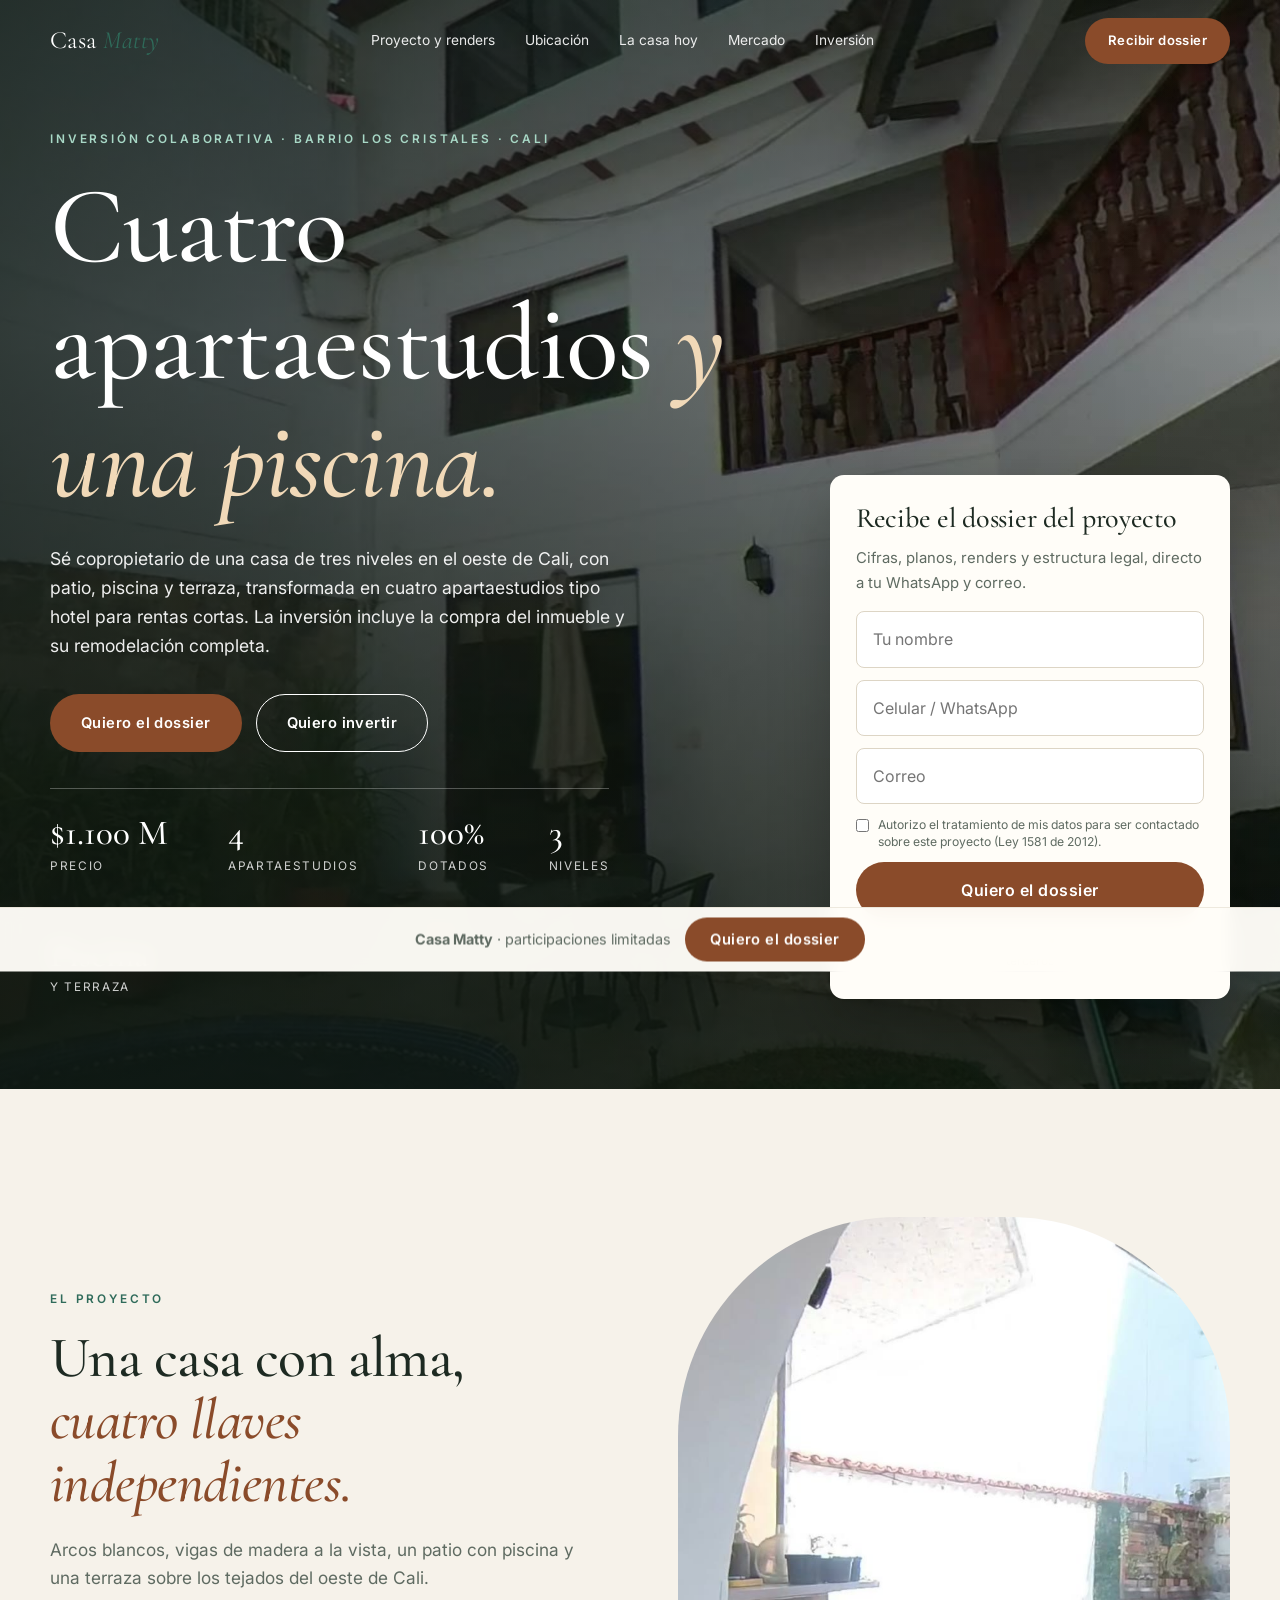
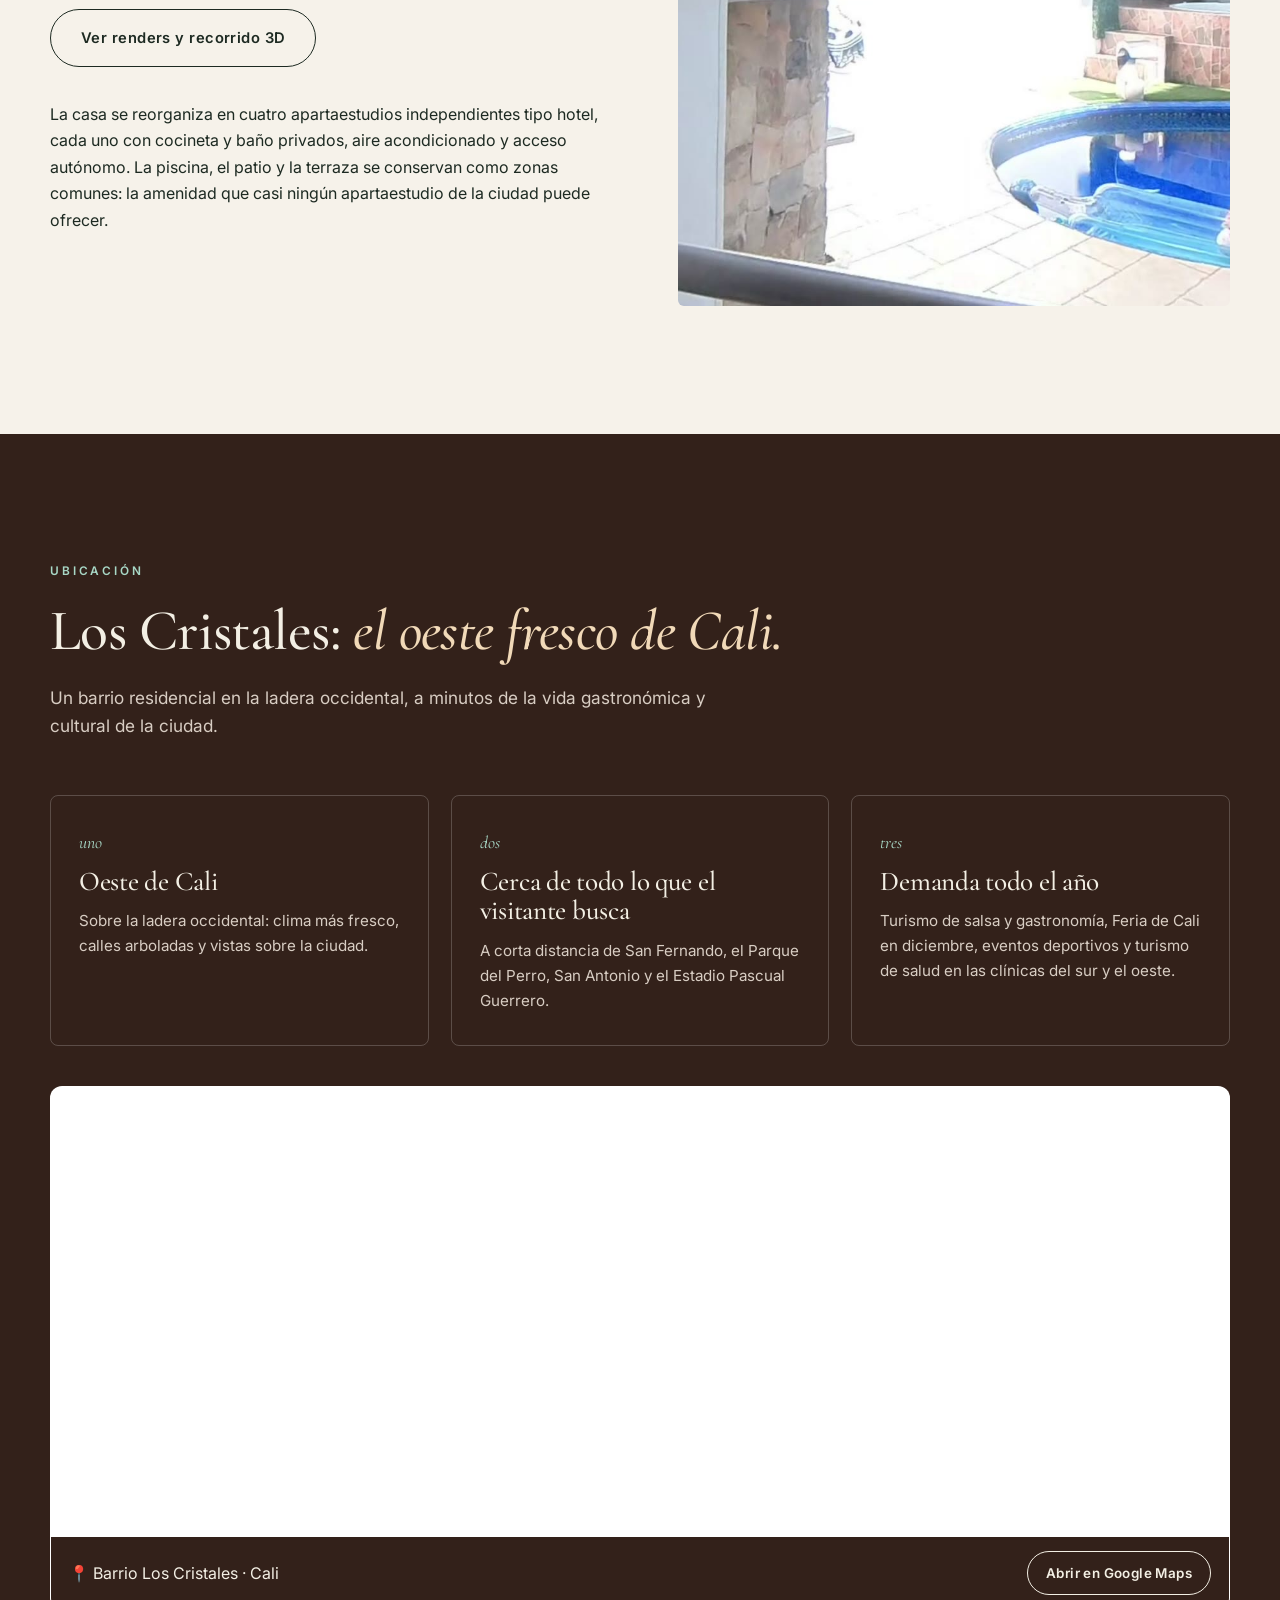
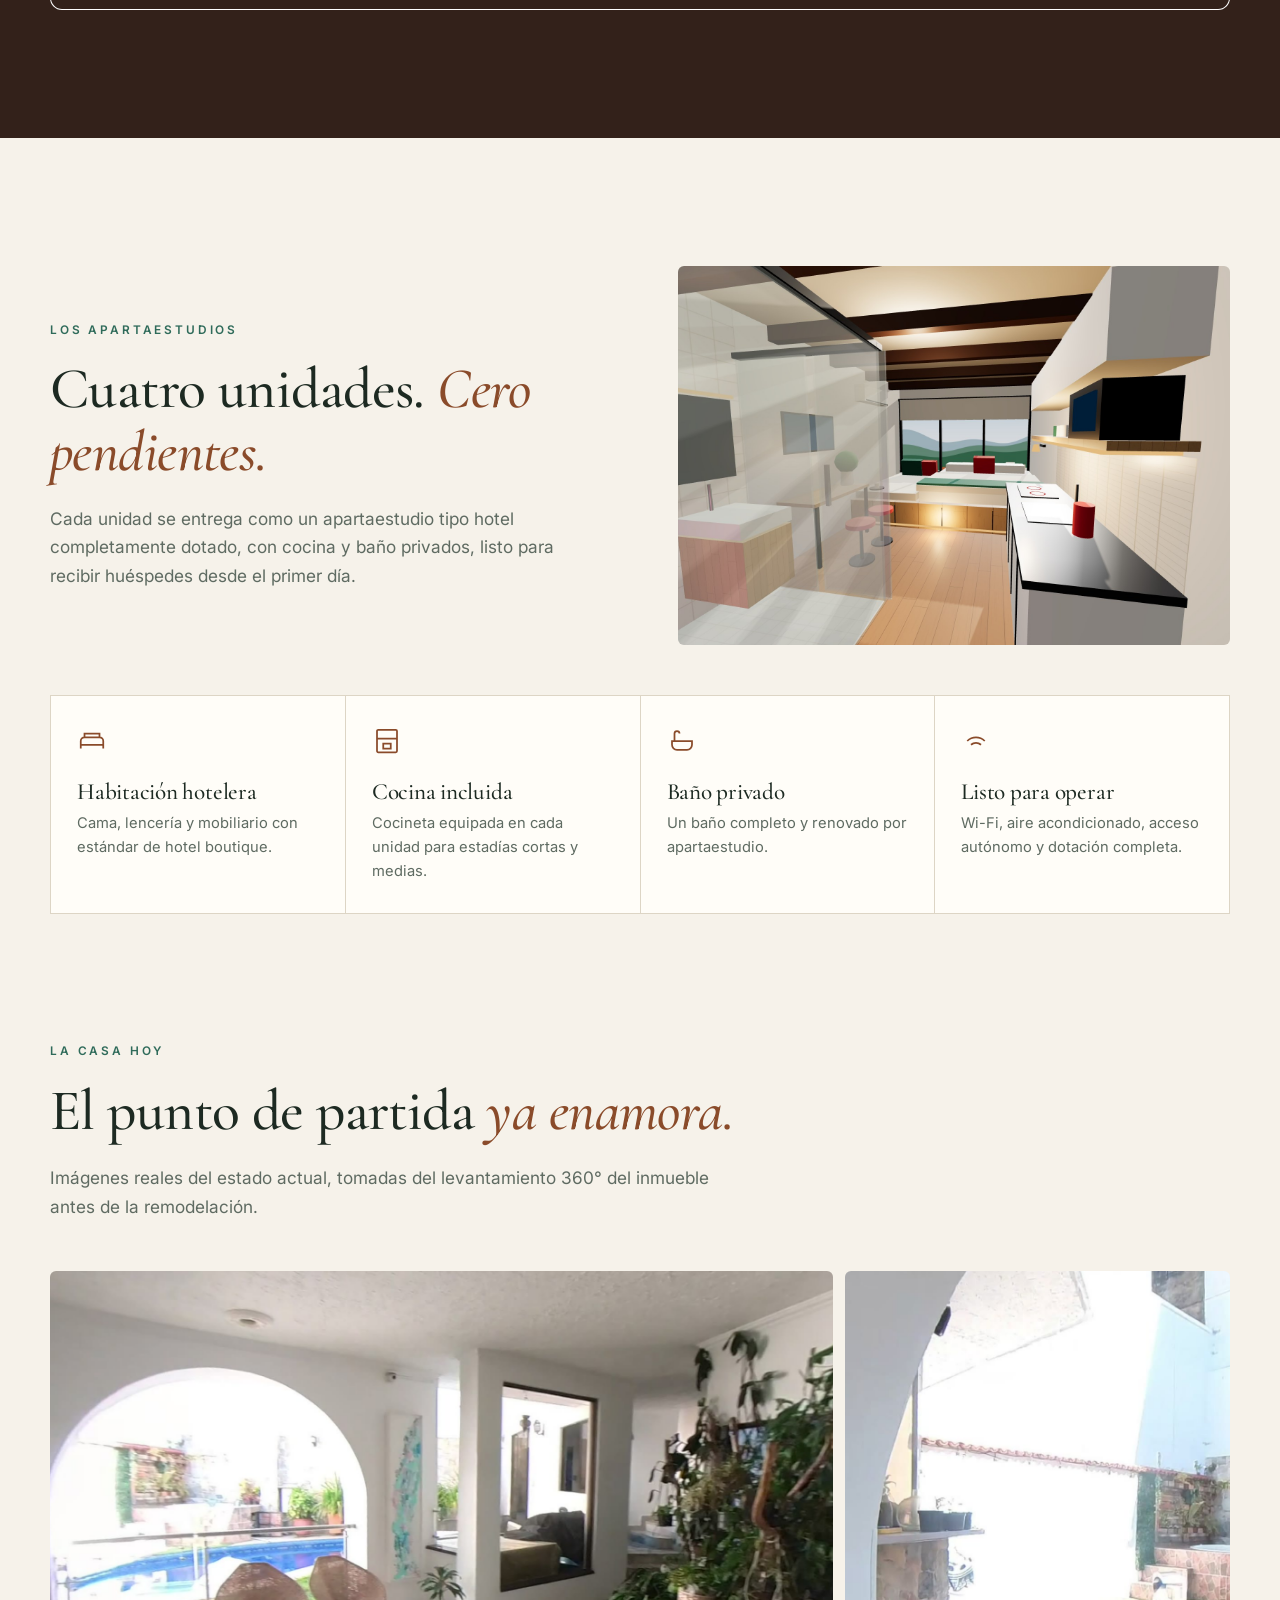
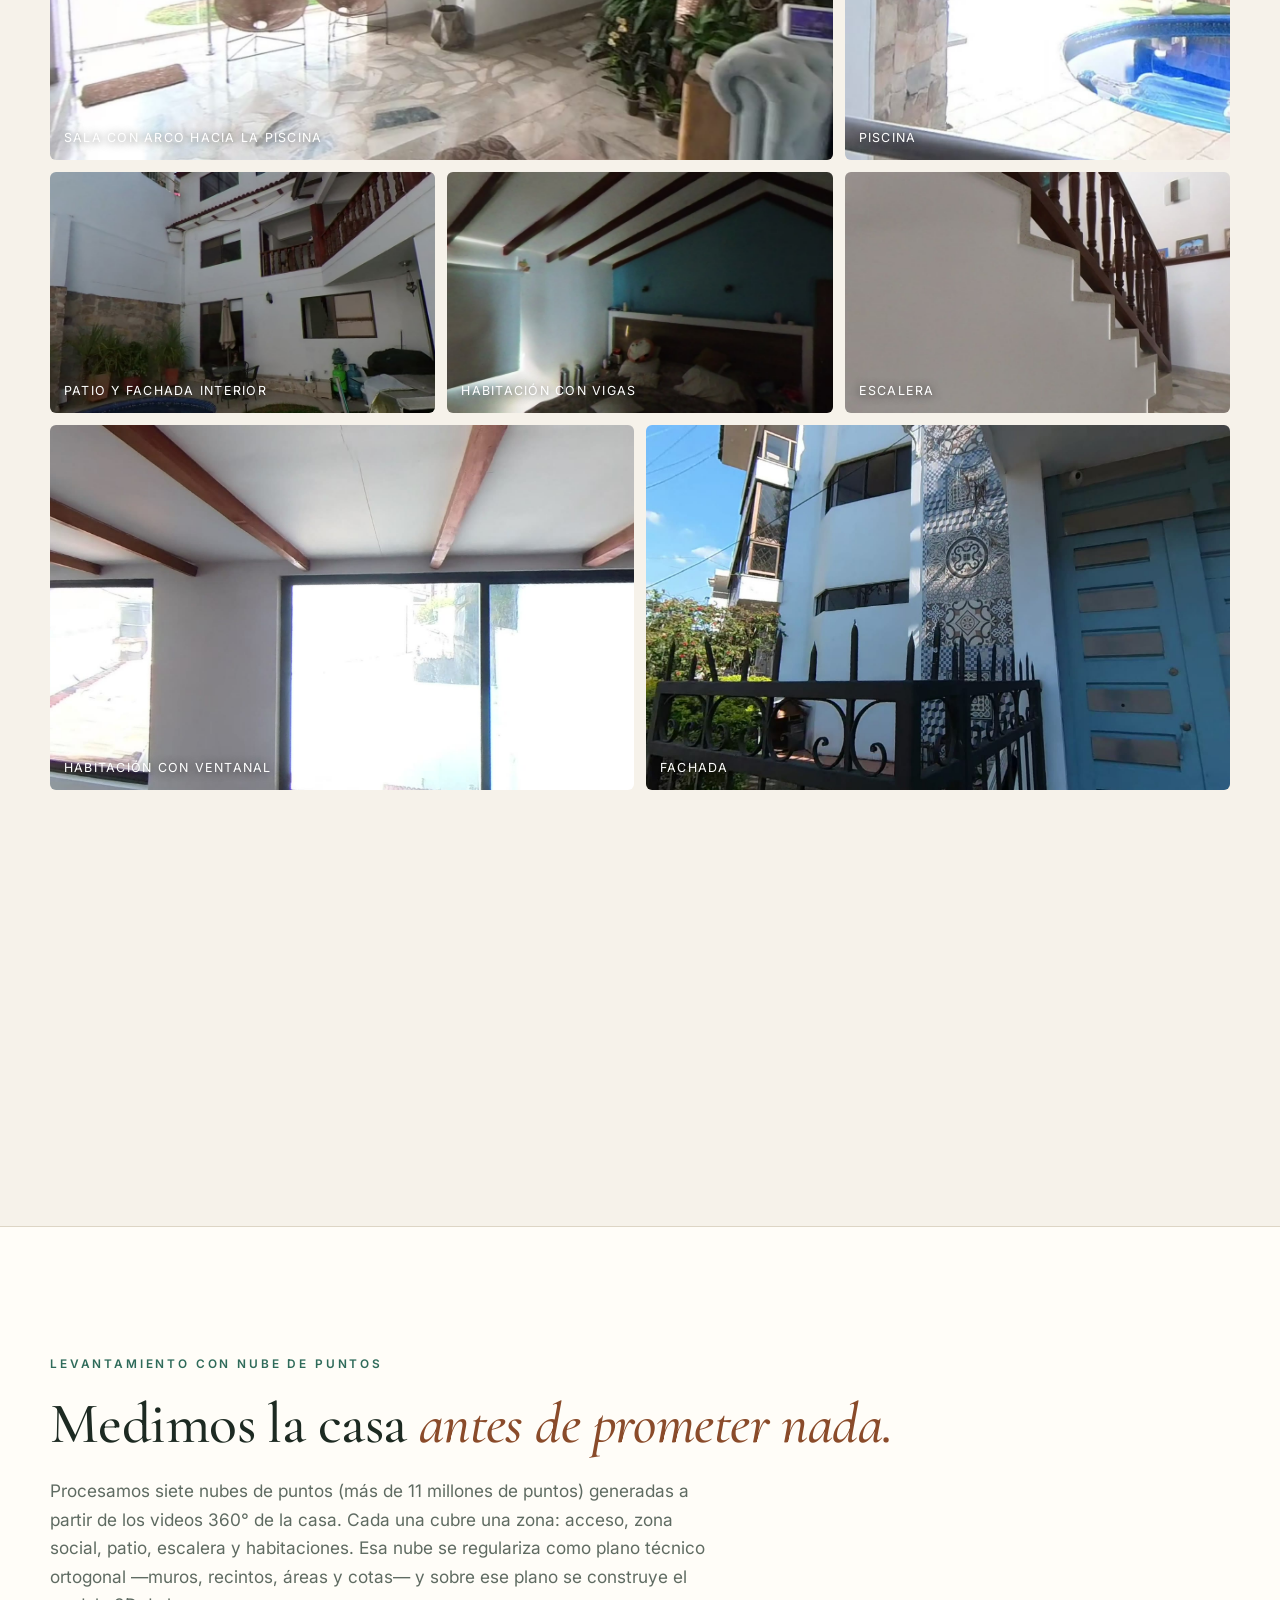
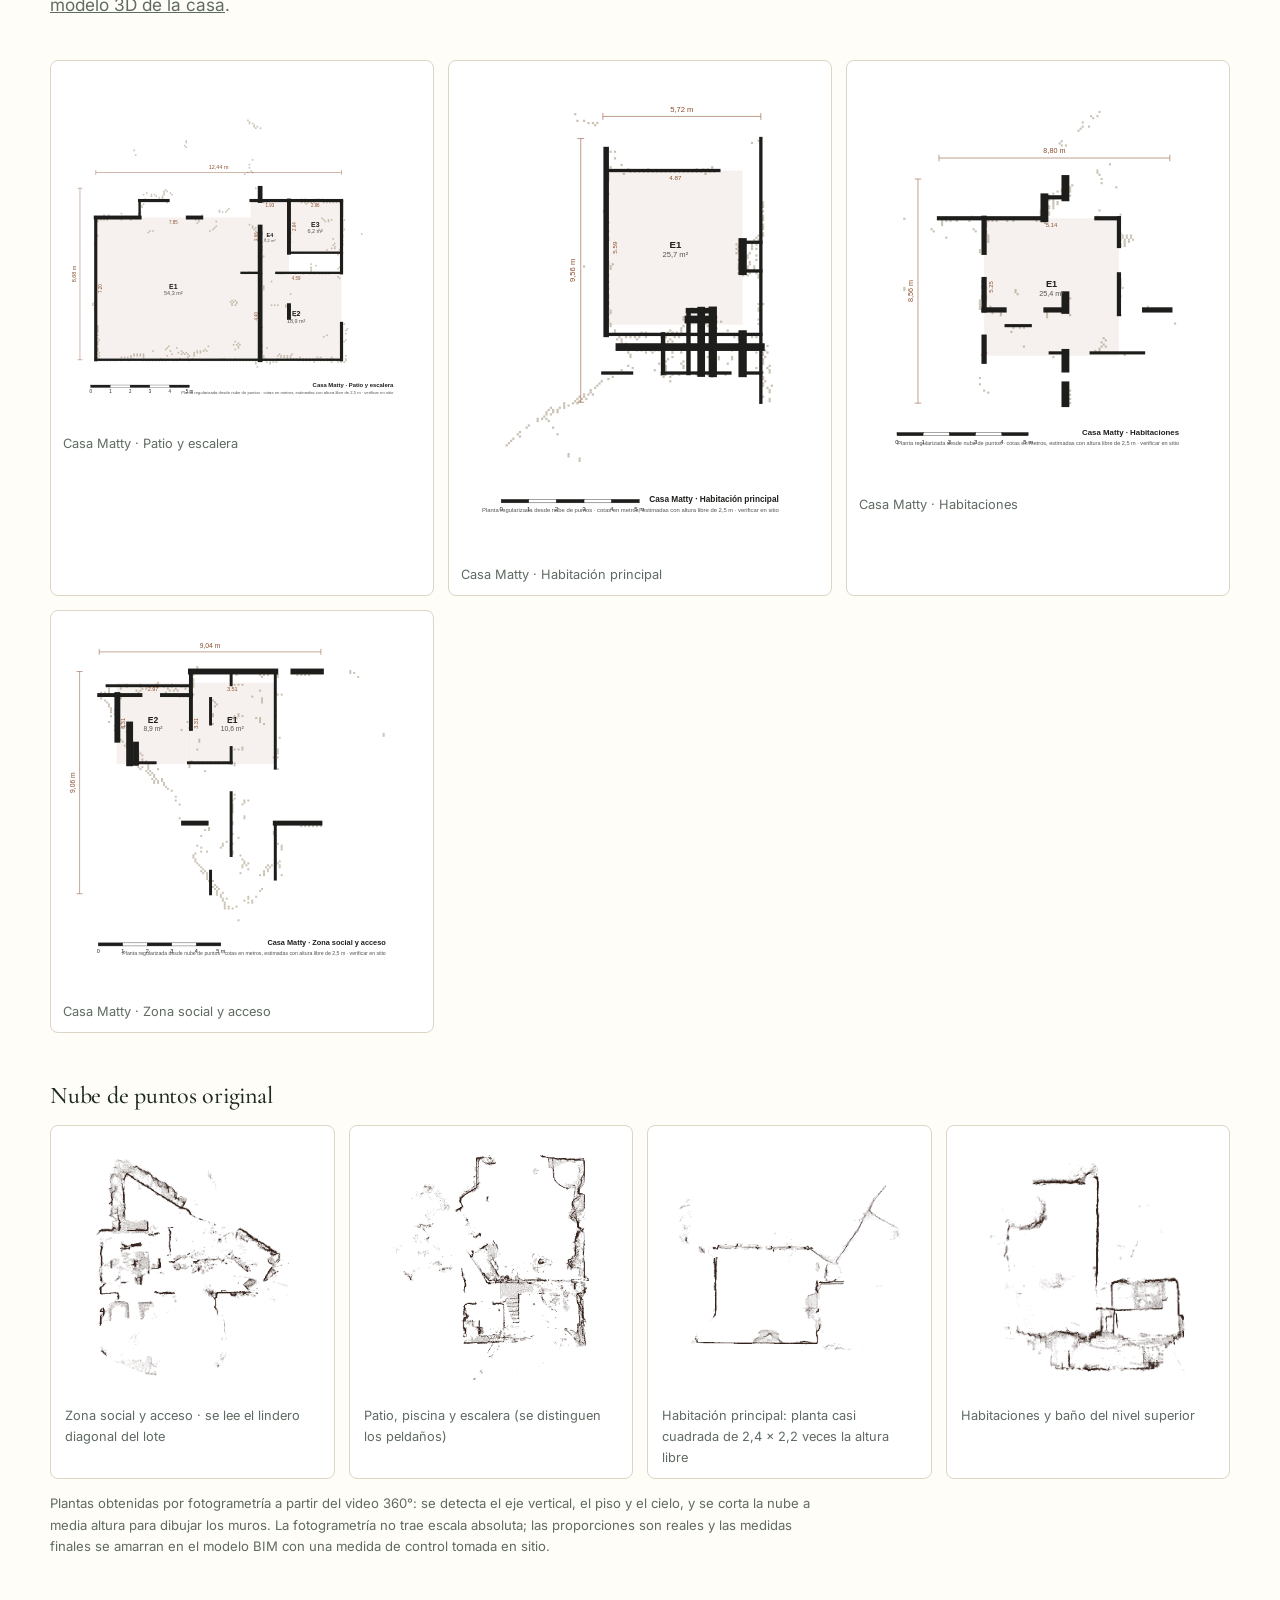
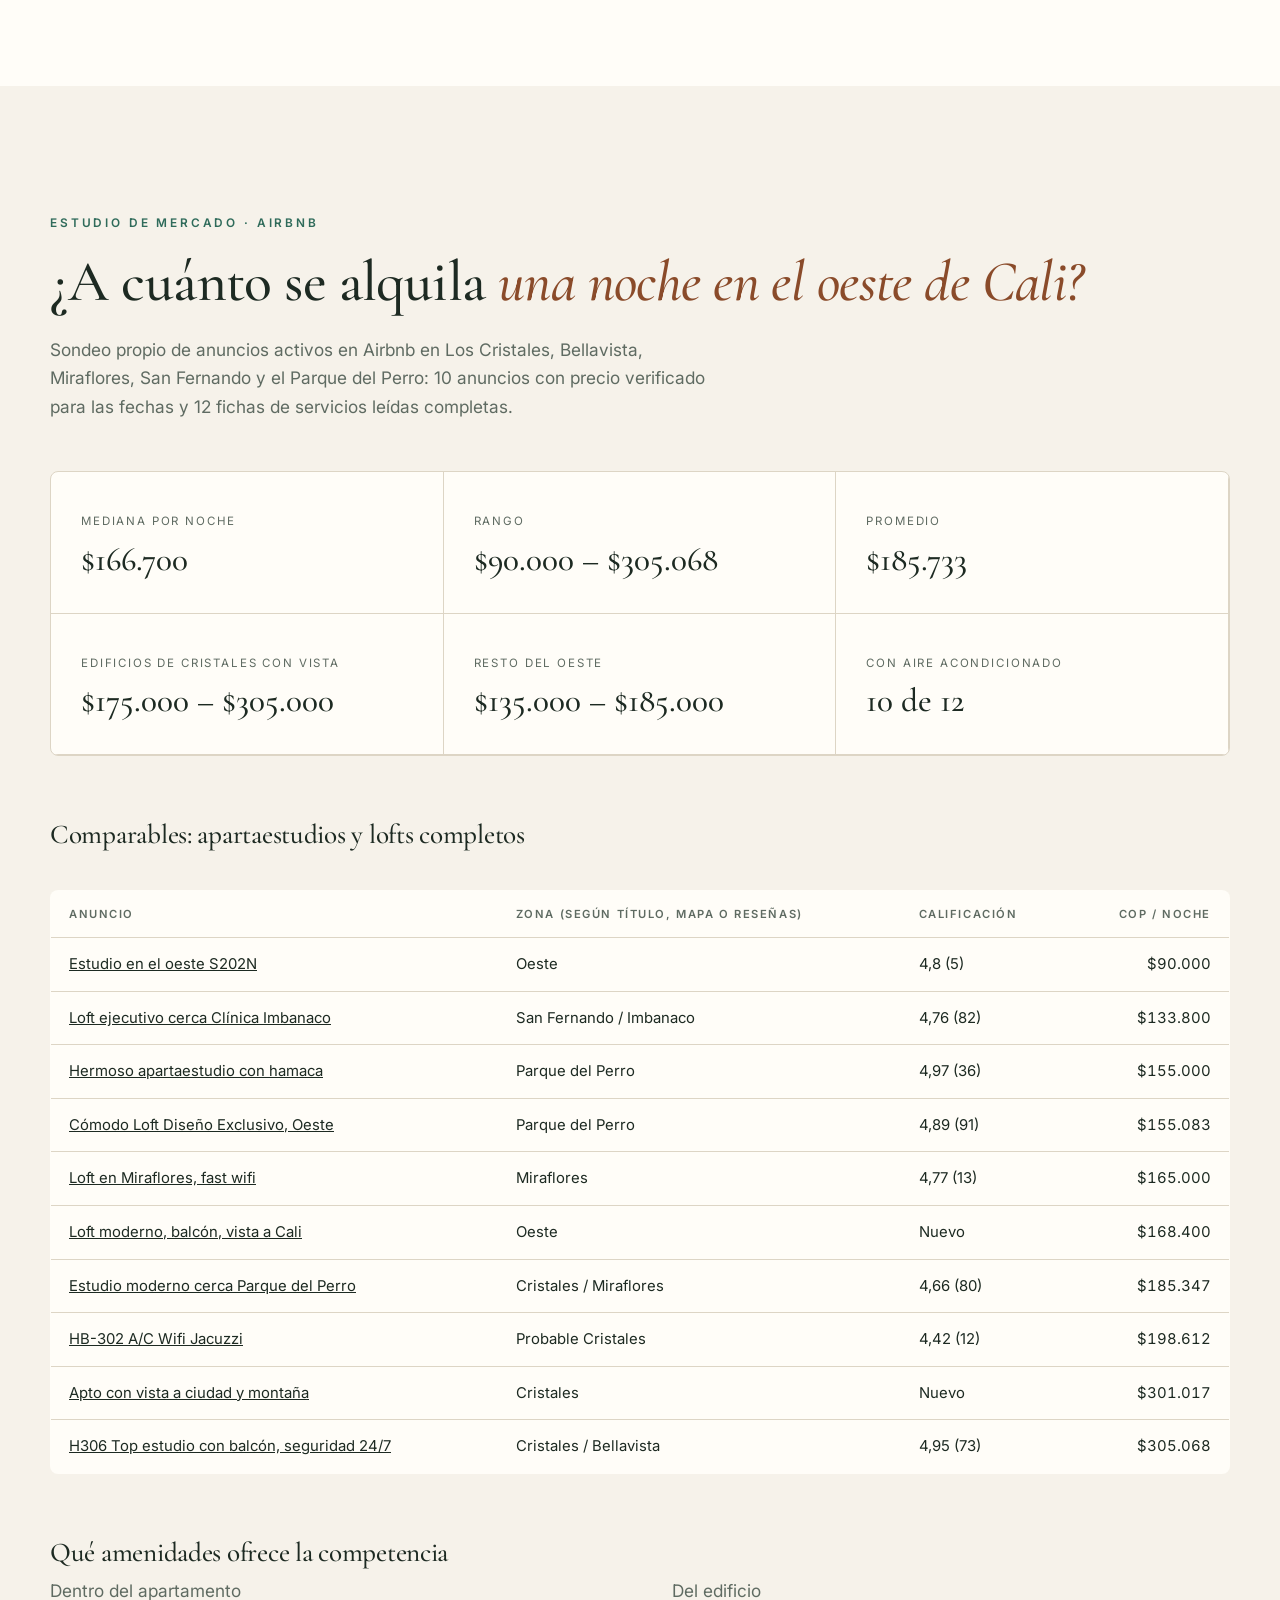
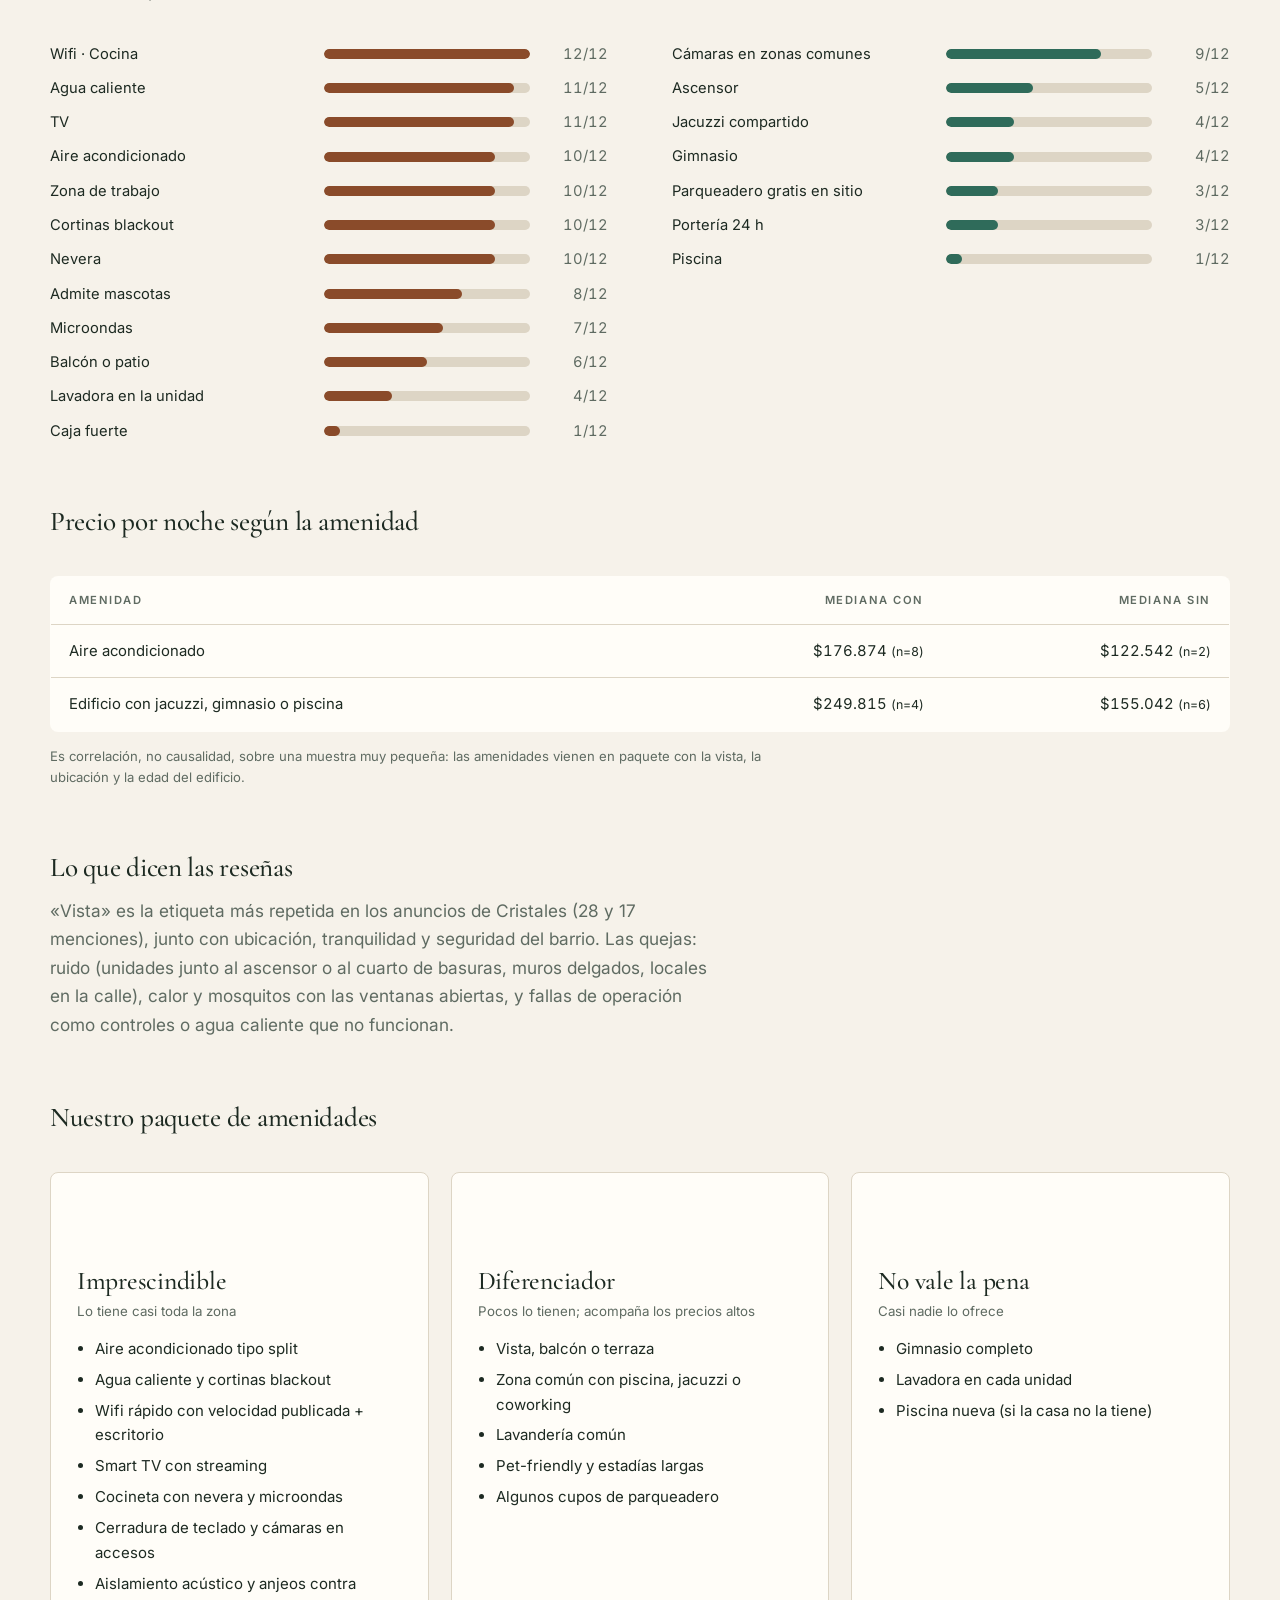
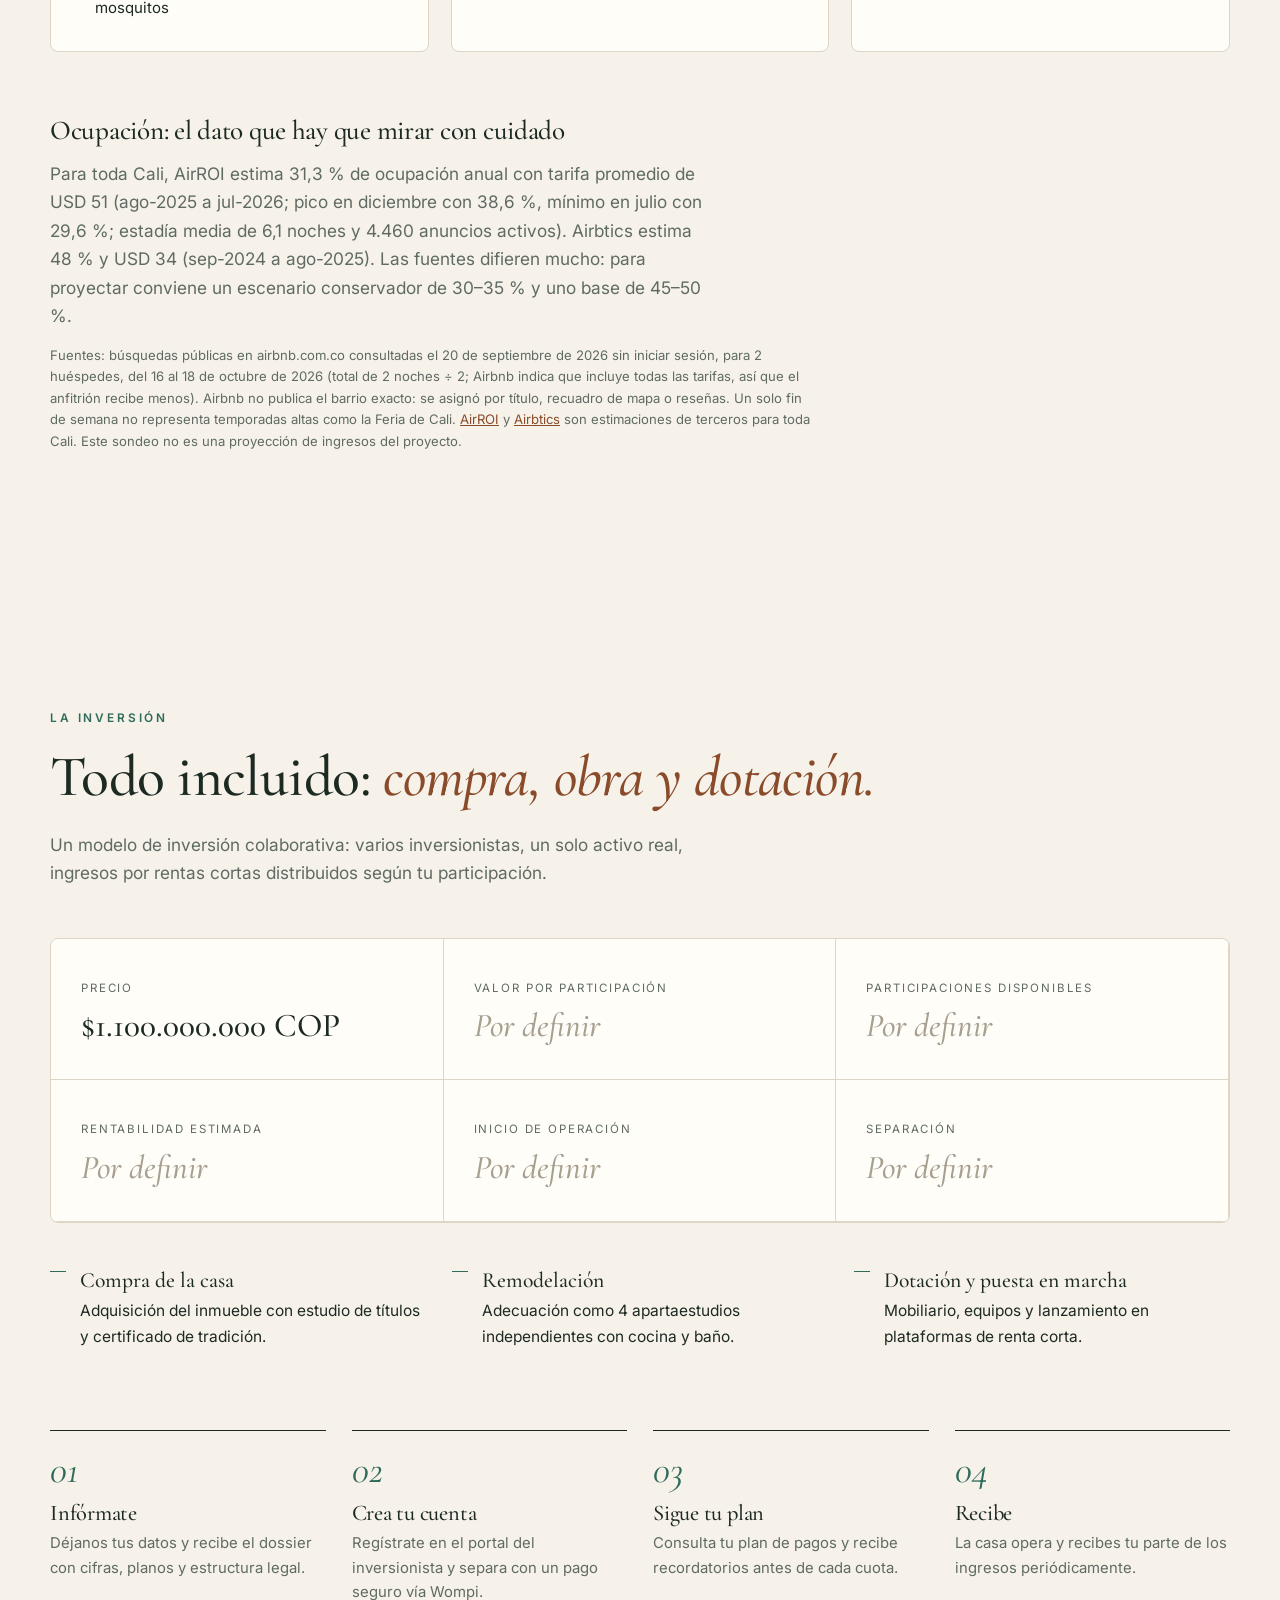
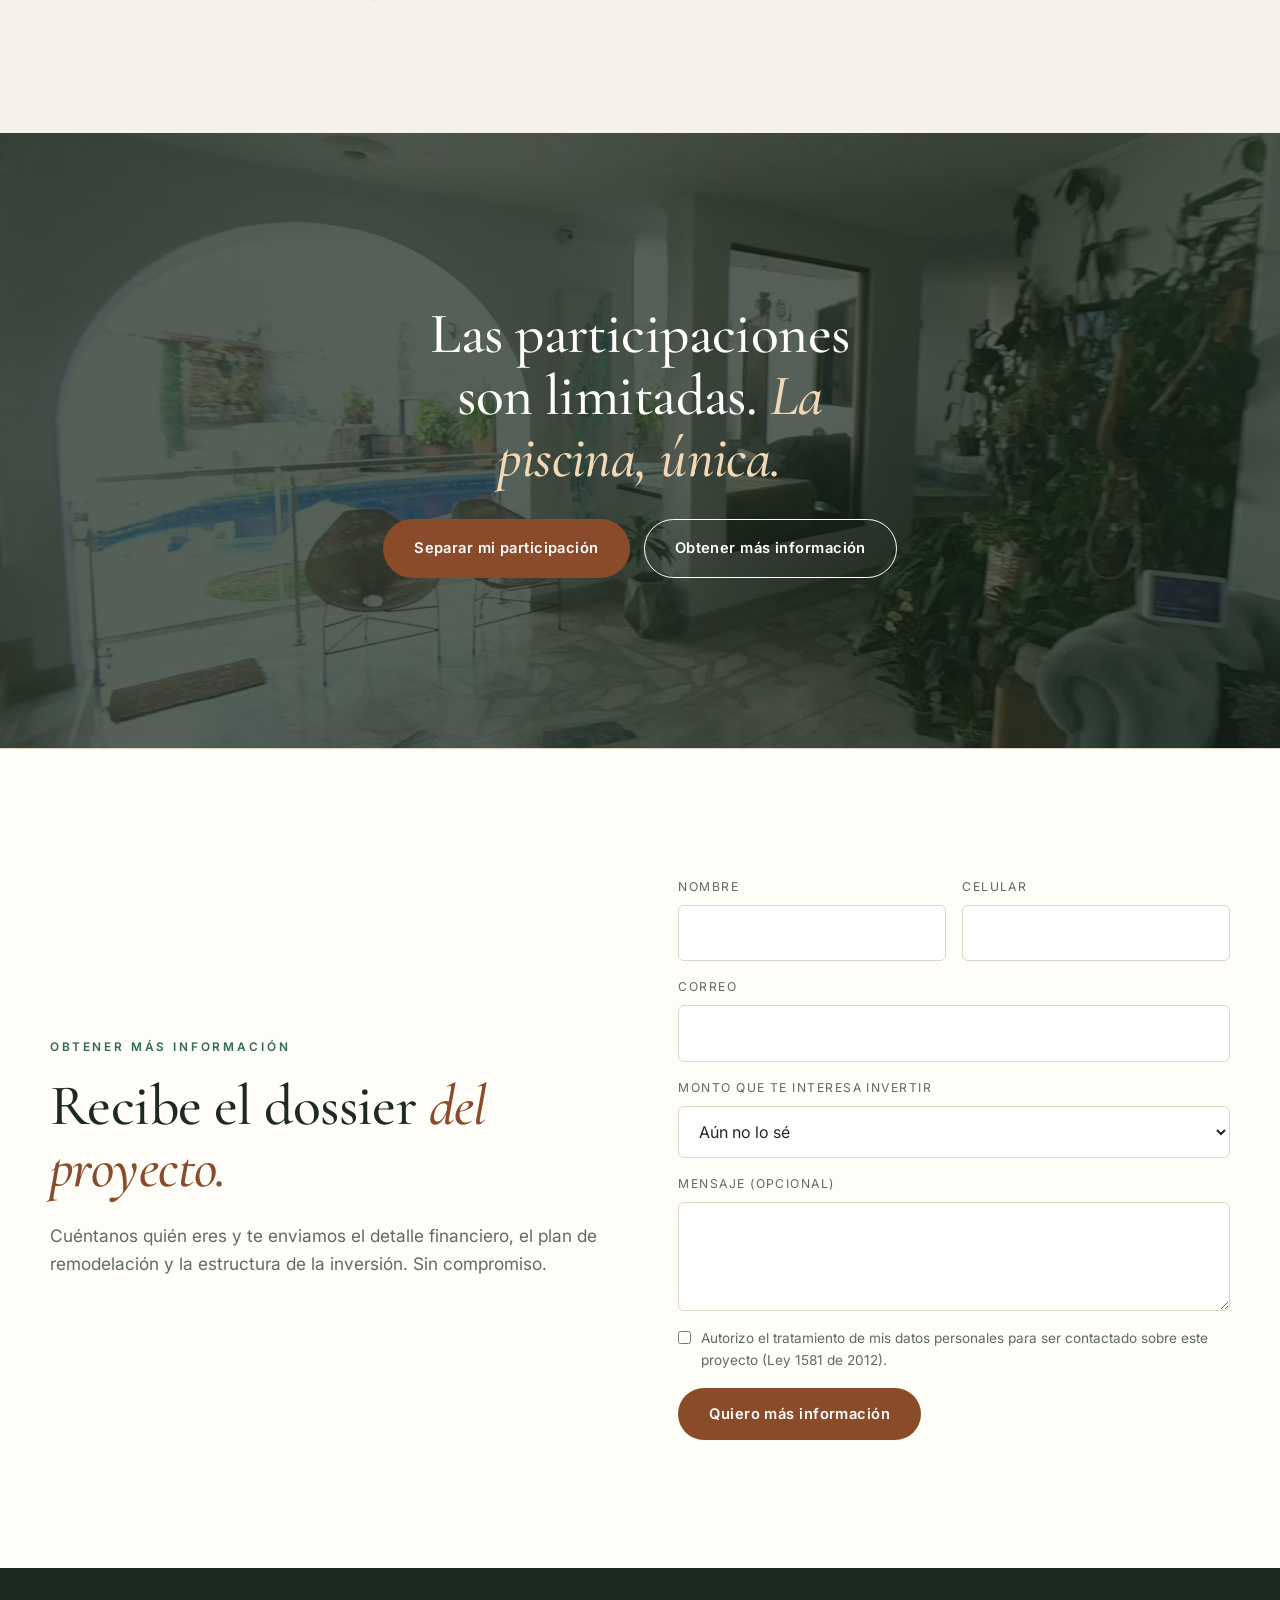
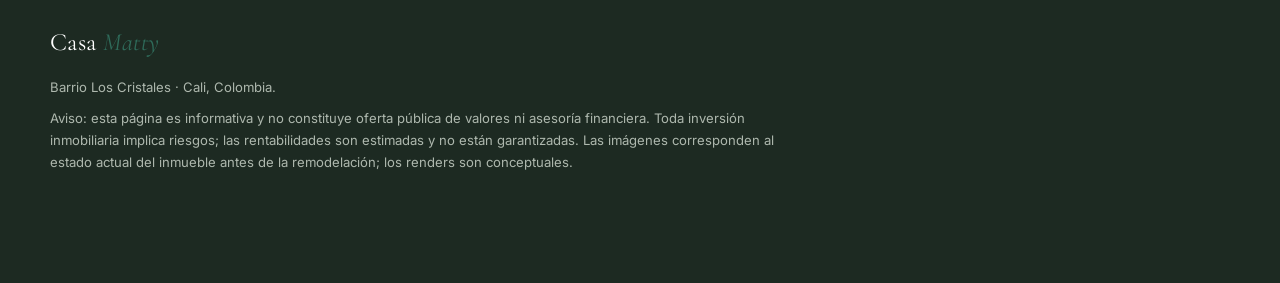
<file: index.html>
<!DOCTYPE html>
<html lang="es"><head><meta charset="utf-8"><meta name="viewport" content="width=device-width,initial-scale=1">
<title>Casa Matty · Inversión colaborativa en rentas cortas · Cali</title><meta name="description" content="Invierte en Casa Matty, barrio Los Cristales (Cali): una casa de tres niveles con piscina, transformada en 4 apartaestudios tipo hotel para rentas cortas. Compra + remodelación incluidas."><meta property="og:title" content="Casa Matty · Inversión colaborativa en rentas cortas · Cali"><meta property="og:image" content="assets/patio.jpg">
<link rel="preconnect" href="https://fonts.googleapis.com"><link rel="preconnect" href="https://fonts.gstatic.com" crossorigin><link href="https://fonts.googleapis.com/css2?family=Cormorant+Garamond:ital,wght@0,400;0,500;1,400;1,500&family=Inter:wght@400;500;600&display=swap" rel="stylesheet"><link rel="stylesheet" href="styles.css"></head><body>
<header class="nav" id="nav"><div class="wrap"><a class="brand" href="#top">Casa <span>Matty</span></a>
<ul><li><a href="proyecto.html">Proyecto y renders</a></li><li><a href="#ubicacion">Ubicación</a></li><li><a href="#galeria">La casa hoy</a></li><li><a href="#mercado">Mercado</a></li><li><a href="#inversion">Inversión</a></li></ul>
<a class="btn btn-primary" href="invertir.html">Invertir</a></div></header>
<section class="hero" id="top"><div class="hero-media"><img src="assets/patio.jpg" alt="Casa Matty"></div><div class="wrap">
<span class="eyebrow">Inversión colaborativa · Barrio Los Cristales · Cali</span><h1>Cuatro apartaestudios <em>y una piscina.</em></h1><p>Sé copropietario de una casa de tres niveles en el oeste de Cali, con patio, piscina y terraza, transformada en cuatro apartaestudios tipo hotel para rentas cortas. La inversión incluye la compra del inmueble y su remodelación completa.</p>
<div class="cta"><a class="btn btn-primary" href="invertir.html">Quiero invertir</a><a class="btn btn-ghost" href="#contacto">Obtener más información</a></div>
<div class="hero-facts"><div><b>$1.100 M</b><small>Precio</small></div><div><b>4</b><small>Apartaestudios</small></div><div><b>100%</b><small>Dotados</small></div><div><b>3</b><small>Niveles</small></div><div><b>Piscina</b><small>y terraza</small></div></div></div></section>

<section id="proyecto"><div class="wrap split"><div class="reveal"><span class="eyebrow">El proyecto</span><h2>Una casa con alma, <em>cuatro llaves independientes.</em></h2><p class="lead">Arcos blancos, vigas de madera a la vista, un patio con piscina y una terraza sobre los tejados del oeste de Cali.</p>
<p><a class="btn btn-ghost btn-dark" href="proyecto.html" style="margin-bottom:18px">Ver renders y recorrido 3D</a></p><p>La casa se reorganiza en cuatro apartaestudios independientes tipo hotel, cada uno con cocineta y baño privados, aire acondicionado y acceso autónomo. La piscina, el patio y la terraza se conservan como zonas comunes: la amenidad que casi ningún apartaestudio de la ciudad puede ofrecer.</p></div>
<div class="frame reveal"><img src="assets/piscina.jpg" alt="Casa Matty" loading="lazy"></div></div></section>

<section class="dark" id="ubicacion"><div class="wrap"><div class="reveal"><span class="eyebrow">Ubicación</span><h2>Los Cristales: <em>el oeste fresco de Cali.</em></h2><p class="lead" style="margin-top:22px">Un barrio residencial en la ladera occidental, a minutos de la vida gastronómica y cultural de la ciudad.</p></div><div class="cards"><div class="card reveal"><span class="n">uno</span><h3>Oeste de Cali</h3><p>Sobre la ladera occidental: clima más fresco, calles arboladas y vistas sobre la ciudad.</p></div><div class="card reveal"><span class="n">dos</span><h3>Cerca de todo lo que el visitante busca</h3><p>A corta distancia de San Fernando, el Parque del Perro, San Antonio y el Estadio Pascual Guerrero.</p></div><div class="card reveal"><span class="n">tres</span><h3>Demanda todo el año</h3><p>Turismo de salsa y gastronomía, Feria de Cali en diciembre, eventos deportivos y turismo de salud en las clínicas del sur y el oeste.</p></div></div><div class="mapa reveal"><iframe title="Ubicación de Casa Matty" loading="lazy" src="https://www.openstreetmap.org/export/embed.html?bbox=-76.557949%2C3.434309%2C-76.538749%2C3.446309&amp;layer=mapnik&amp;marker=3.440309%2C-76.548349"></iframe>
<div class="mapa-bar"><span>📍 Barrio Los Cristales · Cali</span><a class="btn btn-ghost" target="_blank" rel="noopener" href="https://www.google.com/maps/search/?api=1&amp;query=3.440309,-76.548349">Abrir en Google Maps</a></div></div></div></section>

<section id="apartamentos"><div class="wrap"><div class="split"><div class="reveal"><span class="eyebrow">Los apartaestudios</span><h2>Cuatro unidades. <em>Cero pendientes.</em></h2>
<p class="lead">Cada unidad se entrega como un apartaestudio tipo hotel completamente dotado, con cocina y baño privados, listo para recibir huéspedes desde el primer día.</p></div>
<div class="frame wide reveal"><img src="assets/render-acceso.jpg" alt="Render conceptual del apartaestudio tipo" loading="lazy"></div></div><div class="units"><div class="unit reveal"><svg viewBox="0 0 24 24"><path d="M3 18v-6a3 3 0 013-3h12a3 3 0 013 3v6M3 15h18M6 9V6h12v3"/></svg><h3>Habitación hotelera</h3><p>Cama, lencería y mobiliario con estándar de hotel boutique.</p></div><div class="unit reveal"><svg viewBox="0 0 24 24"><rect x="4" y="3" width="16" height="18" rx="1"/><path d="M4 10h16M8 6.5h0M12 6.5h0M9 14h6v4H9z"/></svg><h3>Cocina incluida</h3><p>Cocineta equipada en cada unidad para estadías cortas y medias.</p></div><div class="unit reveal"><svg viewBox="0 0 24 24"><path d="M4 12h16v3a4 4 0 01-4 4H8a4 4 0 01-4-4zM6 12V6a2 2 0 014 0"/></svg><h3>Baño privado</h3><p>Un baño completo y renovado por apartaestudio.</p></div><div class="unit reveal"><svg viewBox="0 0 24 24"><path d="M5 12a10 10 0 0114 0M8 15a6 6 0 018 0M12 18.5h0"/></svg><h3>Listo para operar</h3><p>Wi-Fi, aire acondicionado, acceso autónomo y dotación completa.</p></div></div></div></section>

<section id="galeria" style="padding-top:0"><div class="wrap"><div class="reveal"><span class="eyebrow">La casa hoy</span><h2>El punto de partida <em>ya enamora.</em></h2>
<p class="lead" style="margin-top:22px">Imágenes reales del estado actual, tomadas del levantamiento 360° del inmueble antes de la remodelación.</p></div><div class="gallery"><figure class="w8 reveal"><img src="assets/sala.jpg" alt="Sala con arco hacia la piscina" loading="lazy"><figcaption>Sala con arco hacia la piscina</figcaption></figure><figure class=" reveal"><img src="assets/piscina.jpg" alt="Piscina" loading="lazy"><figcaption>Piscina</figcaption></figure><figure class=" reveal"><img src="assets/patio.jpg" alt="Patio y fachada interior" loading="lazy"><figcaption>Patio y fachada interior</figcaption></figure><figure class=" reveal"><img src="assets/hab-vigas.jpg" alt="Habitación con vigas" loading="lazy"><figcaption>Habitación con vigas</figcaption></figure><figure class=" reveal"><img src="assets/escalera.jpg" alt="Escalera" loading="lazy"><figcaption>Escalera</figcaption></figure><figure class="w6 reveal"><img src="assets/hab-ventanal.jpg" alt="Habitación con ventanal" loading="lazy"><figcaption>Habitación con ventanal</figcaption></figure><figure class="w6 reveal"><img src="assets/fachada.jpg" alt="Fachada" loading="lazy"><figcaption>Fachada</figcaption></figure></div></div><div class="wrap"><div class="cta-block reveal"><div><h3>¿Quieres ver los números de este proyecto?</h3><p>Te enviamos el dossier con el valor de la inversión, el plan de obra y la proyección de rentas.</p></div><button class="btn btn-primary" data-lead="CTA galería">Quiero el dossier</button></div></div></section>

<section id="levantamiento" class="contact"><div class="wrap"><div class="reveal"><span class="eyebrow">Levantamiento con nube de puntos</span><h2>Medimos la casa <em>antes de prometer nada.</em></h2>
<p class="lead" style="margin-top:22px">Procesamos siete nubes de puntos (más de 11 millones de puntos) generadas a partir de los videos 360° de la casa. Cada una cubre una zona: acceso, zona social, patio, escalera y habitaciones. Esa nube se regulariza como plano técnico ortogonal —muros, recintos, áreas y cotas— y sobre ese plano se construye el <a href="proyecto.html#casa3d">modelo 3D de la casa</a>.</p></div><div class="plano"><figure class="reveal"><img src="assets/plano-patio.svg" alt="Casa Matty · Patio y escalera" loading="lazy"><figcaption>Casa Matty · Patio y escalera</figcaption></figure><figure class="reveal"><img src="assets/plano-principal.svg" alt="Casa Matty · Habitación principal" loading="lazy"><figcaption>Casa Matty · Habitación principal</figcaption></figure><figure class="reveal"><img src="assets/plano-habitaciones.svg" alt="Casa Matty · Habitaciones" loading="lazy"><figcaption>Casa Matty · Habitaciones</figcaption></figure><figure class="reveal"><img src="assets/plano-social.svg" alt="Casa Matty · Zona social y acceso" loading="lazy"><figcaption>Casa Matty · Zona social y acceso</figcaption></figure></div><h3 style="font-size:1.5rem;margin-top:50px">Nube de puntos original</h3><div class="cloud" style="margin-top:16px"><figure class="reveal"><img src="assets/nube-1.png" alt="Zona social y acceso · se lee el lindero diagonal del lote" loading="lazy"><figcaption>Zona social y acceso · se lee el lindero diagonal del lote</figcaption></figure><figure class="reveal"><img src="assets/nube-2.png" alt="Patio, piscina y escalera (se distinguen los peldaños)" loading="lazy"><figcaption>Patio, piscina y escalera (se distinguen los peldaños)</figcaption></figure><figure class="reveal"><img src="assets/nube-3.png" alt="Habitación principal: planta casi cuadrada de 2,4 × 2,2 veces la altura libre" loading="lazy"><figcaption>Habitación principal: planta casi cuadrada de 2,4 × 2,2 veces la altura libre</figcaption></figure><figure class="reveal"><img src="assets/nube-4.png" alt="Habitaciones y baño del nivel superior" loading="lazy"><figcaption>Habitaciones y baño del nivel superior</figcaption></figure></div><p class="src" style="font-size:.82rem;color:var(--muted);margin-top:14px;max-width:95ch">Plantas obtenidas por fotogrametría a partir del video 360°: se detecta el eje vertical, el piso y el cielo, y se corta la nube a media altura para dibujar los muros. La fotogrametría no trae escala absoluta; las proporciones son reales y las medidas finales se amarran en el modelo BIM con una medida de control tomada en sitio.</p></div></section>

<section class="market" id="mercado"><div class="wrap"><div class="reveal"><span class="eyebrow">Estudio de mercado · Airbnb</span><h2>¿A cuánto se alquila <em>una noche en el oeste de Cali?</em></h2>
<p class="lead" style="margin-top:22px">Sondeo propio de anuncios activos en Airbnb en Los Cristales, Bellavista, Miraflores, San Fernando y el Parque del Perro: 10 anuncios con precio verificado para las fechas y 12 fichas de servicios leídas completas.</p></div>
<div class="figures reveal"><div><small>Mediana por noche</small><b>$166.700</b></div><div><small>Rango</small><b>$90.000 – $305.068</b></div><div><small>Promedio</small><b>$185.733</b></div><div><small>Edificios de Cristales con vista</small><b>$175.000 – $305.000</b></div><div><small>Resto del oeste</small><b>$135.000 – $185.000</b></div><div><small>Con aire acondicionado</small><b>10 de 12</b></div></div>
<h3 class="reveal">Comparables: apartaestudios y lofts completos</h3><div class="scroll reveal"><table><thead><tr><th>Anuncio</th><th>Zona (según título, mapa o reseñas)</th><th>Calificación</th><th class="num">COP / noche</th></tr></thead><tbody><tr><td><a href="https://www.airbnb.com.co/rooms/1609684358220607192" target="_blank" rel="noopener">Estudio en el oeste S202N</a></td><td>Oeste</td><td>4,8 (5)</td><td class="num">$90.000</td></tr><tr><td><a href="https://www.airbnb.com.co/rooms/49515901" target="_blank" rel="noopener">Loft ejecutivo cerca Clínica Imbanaco</a></td><td>San Fernando / Imbanaco</td><td>4,76 (82)</td><td class="num">$133.800</td></tr><tr><td><a href="https://www.airbnb.com.co/rooms/679914060470506624" target="_blank" rel="noopener">Hermoso apartaestudio con hamaca</a></td><td>Parque del Perro</td><td>4,97 (36)</td><td class="num">$155.000</td></tr><tr><td><a href="https://www.airbnb.com.co/rooms/1032847263176005593" target="_blank" rel="noopener">Cómodo Loft Diseño Exclusivo, Oeste</a></td><td>Parque del Perro</td><td>4,89 (91)</td><td class="num">$155.083</td></tr><tr><td><a href="https://www.airbnb.com.co/rooms/1563033161060121396" target="_blank" rel="noopener">Loft en Miraflores, fast wifi</a></td><td>Miraflores</td><td>4,77 (13)</td><td class="num">$165.000</td></tr><tr><td><a href="https://www.airbnb.com.co/rooms/1746045211256733470" target="_blank" rel="noopener">Loft moderno, balcón, vista a Cali</a></td><td>Oeste</td><td>Nuevo</td><td class="num">$168.400</td></tr><tr><td><a href="https://www.airbnb.com.co/rooms/1670562584436456883" target="_blank" rel="noopener">Estudio moderno cerca Parque del Perro</a></td><td>Cristales / Miraflores</td><td>4,66 (80)</td><td class="num">$185.347</td></tr><tr><td><a href="https://www.airbnb.com.co/rooms/1636973653724788907" target="_blank" rel="noopener">HB-302 A/C Wifi Jacuzzi</a></td><td>Probable Cristales</td><td>4,42 (12)</td><td class="num">$198.612</td></tr><tr><td><a href="https://www.airbnb.com.co/rooms/1776084169026287713" target="_blank" rel="noopener">Apto con vista a ciudad y montaña</a></td><td>Cristales</td><td>Nuevo</td><td class="num">$301.017</td></tr><tr><td><a href="https://www.airbnb.com.co/rooms/1228424073961982287" target="_blank" rel="noopener">H306 Top estudio con balcón, seguridad 24/7</a></td><td>Cristales / Bellavista</td><td>4,95 (73)</td><td class="num">$305.068</td></tr></tbody></table></div>
<h3 class="reveal">Qué amenidades ofrece la competencia</h3><div class="cols2 reveal" style="margin-top:10px"><div><p class="lead">Dentro del apartamento</p><div class="bars"><div class="bar "><span>Wifi · Cocina</span><i style="--p:100%"></i><span>12/12</span></div><div class="bar "><span>Agua caliente</span><i style="--p:92%"></i><span>11/12</span></div><div class="bar "><span>TV</span><i style="--p:92%"></i><span>11/12</span></div><div class="bar "><span>Aire acondicionado</span><i style="--p:83%"></i><span>10/12</span></div><div class="bar "><span>Zona de trabajo</span><i style="--p:83%"></i><span>10/12</span></div><div class="bar "><span>Cortinas blackout</span><i style="--p:83%"></i><span>10/12</span></div><div class="bar "><span>Nevera</span><i style="--p:83%"></i><span>10/12</span></div><div class="bar "><span>Admite mascotas</span><i style="--p:67%"></i><span>8/12</span></div><div class="bar "><span>Microondas</span><i style="--p:58%"></i><span>7/12</span></div><div class="bar "><span>Balcón o patio</span><i style="--p:50%"></i><span>6/12</span></div><div class="bar "><span>Lavadora en la unidad</span><i style="--p:33%"></i><span>4/12</span></div><div class="bar "><span>Caja fuerte</span><i style="--p:8%"></i><span>1/12</span></div></div></div><div><p class="lead">Del edificio</p><div class="bars"><div class="bar b"><span>Cámaras en zonas comunes</span><i style="--p:75%"></i><span>9/12</span></div><div class="bar b"><span>Ascensor</span><i style="--p:42%"></i><span>5/12</span></div><div class="bar b"><span>Jacuzzi compartido</span><i style="--p:33%"></i><span>4/12</span></div><div class="bar b"><span>Gimnasio</span><i style="--p:33%"></i><span>4/12</span></div><div class="bar b"><span>Parqueadero gratis en sitio</span><i style="--p:25%"></i><span>3/12</span></div><div class="bar b"><span>Portería 24 h</span><i style="--p:25%"></i><span>3/12</span></div><div class="bar b"><span>Piscina</span><i style="--p:8%"></i><span>1/12</span></div></div></div></div>
<h3 class="reveal">Precio por noche según la amenidad</h3><div class="scroll reveal"><table><thead><tr><th>Amenidad</th><th class="num">Mediana con</th><th class="num">Mediana sin</th></tr></thead><tbody><tr><td>Aire acondicionado</td><td class="num">$176.874 <small>(n=8)</small></td><td class="num">$122.542 <small>(n=2)</small></td></tr><tr><td>Edificio con jacuzzi, gimnasio o piscina</td><td class="num">$249.815 <small>(n=4)</small></td><td class="num">$155.042 <small>(n=6)</small></td></tr></tbody></table></div>
<p class="src reveal">Es correlación, no causalidad, sobre una muestra muy pequeña: las amenidades vienen en paquete con la vista, la ubicación y la edad del edificio.</p>
<h3 class="reveal">Lo que dicen las reseñas</h3><p class="lead reveal" style="margin-top:14px">«Vista» es la etiqueta más repetida en los anuncios de Cristales (28 y 17 menciones), junto con ubicación, tranquilidad y seguridad del barrio. Las quejas: ruido (unidades junto al ascensor o al cuarto de basuras, muros delgados, locales en la calle), calor y mosquitos con las ventanas abiertas, y fallas de operación como controles o agua caliente que no funcionan.</p>
<h3 class="reveal">Nuestro paquete de amenidades</h3><div class="pack reveal"><div><h3>Imprescindible</h3><small>Lo tiene casi toda la zona</small><ul><li>Aire acondicionado tipo split</li><li>Agua caliente y cortinas blackout</li><li>Wifi rápido con velocidad publicada + escritorio</li><li>Smart TV con streaming</li><li>Cocineta con nevera y microondas</li><li>Cerradura de teclado y cámaras en accesos</li><li>Aislamiento acústico y anjeos contra mosquitos</li></ul></div><div><h3>Diferenciador</h3><small>Pocos lo tienen; acompaña los precios altos</small><ul><li>Vista, balcón o terraza</li><li>Zona común con piscina, jacuzzi o coworking</li><li>Lavandería común</li><li>Pet-friendly y estadías largas</li><li>Algunos cupos de parqueadero</li></ul></div><div><h3>No vale la pena</h3><small>Casi nadie lo ofrece</small><ul><li>Gimnasio completo</li><li>Lavadora en cada unidad</li><li>Piscina nueva (si la casa no la tiene)</li></ul></div></div>
<h3 class="reveal">Ocupación: el dato que hay que mirar con cuidado</h3><p class="lead reveal" style="margin-top:14px">Para toda Cali, AirROI estima 31,3 % de ocupación anual con tarifa promedio de USD 51 (ago-2025 a jul-2026; pico en diciembre con 38,6 %, mínimo en julio con 29,6 %; estadía media de 6,1 noches y 4.460 anuncios activos). Airbtics estima 48 % y USD 34 (sep-2024 a ago-2025). Las fuentes difieren mucho: para proyectar conviene un escenario conservador de 30–35 % y uno base de 45–50 %.</p>
<p class="src reveal">Fuentes: búsquedas públicas en airbnb.com.co consultadas el 20 de septiembre de 2026 sin iniciar sesión, para 2 huéspedes, del 16 al 18 de octubre de 2026 (total de 2 noches ÷ 2; Airbnb indica que incluye todas las tarifas, así que el anfitrión recibe menos). Airbnb no publica el barrio exacto: se asignó por título, recuadro de mapa o reseñas. Un solo fin de semana no representa temporadas altas como la Feria de Cali. <a href="https://www.airroi.com/report/world/colombia/valle-del-cauca/cali" target="_blank" rel="noopener">AirROI</a> y <a href="https://airbtics.com/annual-airbnb-revenue-in-cali-columbia/" target="_blank" rel="noopener">Airbtics</a> son estimaciones de terceros para toda Cali. Este sondeo no es una proyección de ingresos del proyecto.</p></div></section>

<section id="inversion"><div class="wrap"><div class="reveal"><span class="eyebrow">La inversión</span><h2>Todo incluido: <em>compra, obra y dotación.</em></h2>
<p class="lead" style="margin-top:22px">Un modelo de inversión colaborativa: varios inversionistas, un solo activo real, ingresos por rentas cortas distribuidos según tu participación.</p></div>
<div class="figures reveal"><div><small>Precio</small><b>$1.100.000.000 COP</b></div><div><small>Valor por participación</small><b data-cfg="valorParticipacion"></b></div><div><small>Participaciones disponibles</small><b data-cfg="numeroParticipaciones"></b></div>
<div><small>Rentabilidad estimada</small><b data-cfg="rentabilidadEstimada"></b></div><div><small>Inicio de operación</small><b data-cfg="inicioOperacion"></b></div><div><small>Separación</small><b data-cfg="valorSeparacion"></b></div></div>
<ul class="includes reveal" style="padding:0"><li><b>Compra de la casa</b>Adquisición del inmueble con estudio de títulos y certificado de tradición.</li><li><b>Remodelación</b>Adecuación como 4 apartaestudios independientes con cocina y baño.</li><li><b>Dotación y puesta en marcha</b>Mobiliario, equipos y lanzamiento en plataformas de renta corta.</li></ul>
<ol class="steps reveal" style="padding:0;margin-top:80px"><li><h3>Infórmate</h3><p>Déjanos tus datos y recibe el dossier con cifras, planos y estructura legal.</p></li><li><h3>Crea tu cuenta</h3><p>Regístrate en el portal del inversionista y separa con un pago seguro vía Wompi.</p></li><li><h3>Sigue tu plan</h3><p>Consulta tu plan de pagos y recibe recordatorios antes de cada cuota.</p></li><li><h3>Recibe</h3><p>La casa opera y recibes tu parte de los ingresos periódicamente.</p></li></ol></div></section>

<section class="band"><img src="assets/sala.jpg" alt="" loading="lazy"><div class="wrap reveal"><h2>Las participaciones son limitadas. <em>La piscina, única.</em></h2>
<div class="cta"><a class="btn btn-primary" href="invertir.html">Separar mi participación</a><a class="btn btn-ghost" href="#contacto">Obtener más información</a></div></div></section>

<section id="contacto" class="contact"><div class="wrap split"><div class="reveal"><span class="eyebrow">Obtener más información</span><h2>Recibe el dossier <em>del proyecto.</em></h2>
<p class="lead">Cuéntanos quién eres y te enviamos el detalle financiero, el plan de remodelación y la estructura de la inversión. Sin compromiso.</p></div>
<form id="infoForm" class="reveal"><div class="row"><label>Nombre<input name="nombre" required autocomplete="name"></label><label>Celular<input name="celular" type="tel" required autocomplete="tel"></label></div>
<label>Correo<input name="correo" type="email" required autocomplete="email"></label><label>Monto que te interesa invertir<select name="monto"><option>Aún no lo sé</option><option>Una participación</option><option>Dos o más participaciones</option></select></label>
<label>Mensaje (opcional)<textarea name="mensaje" rows="3"></textarea></label><label class="check"><input type="checkbox" required> Autorizo el tratamiento de mis datos personales para ser contactado sobre este proyecto (Ley 1581 de 2012).</label>
<button class="btn btn-primary" type="submit" style="justify-self:start">Quiero más información</button><div class="msg" id="formMsg"></div></form></div></section>
<footer><div class="wrap"><a class="brand" href="index.html">Casa <span>Matty</span></a><p>Barrio Los Cristales · Cali, Colombia.</p>
<p>Aviso: esta página es informativa y no constituye oferta pública de valores ni asesoría financiera. Toda inversión inmobiliaria implica riesgos; las rentabilidades son estimadas y no están garantizadas. Las imágenes corresponden al estado actual del inmueble antes de la remodelación; los renders son conceptuales. </p></div></footer>
<div class="lightbox" id="lb"><img alt=""></div>
<script src="config.js"></script><script type="module" src="site.js"></script>
</body></html>
</file>
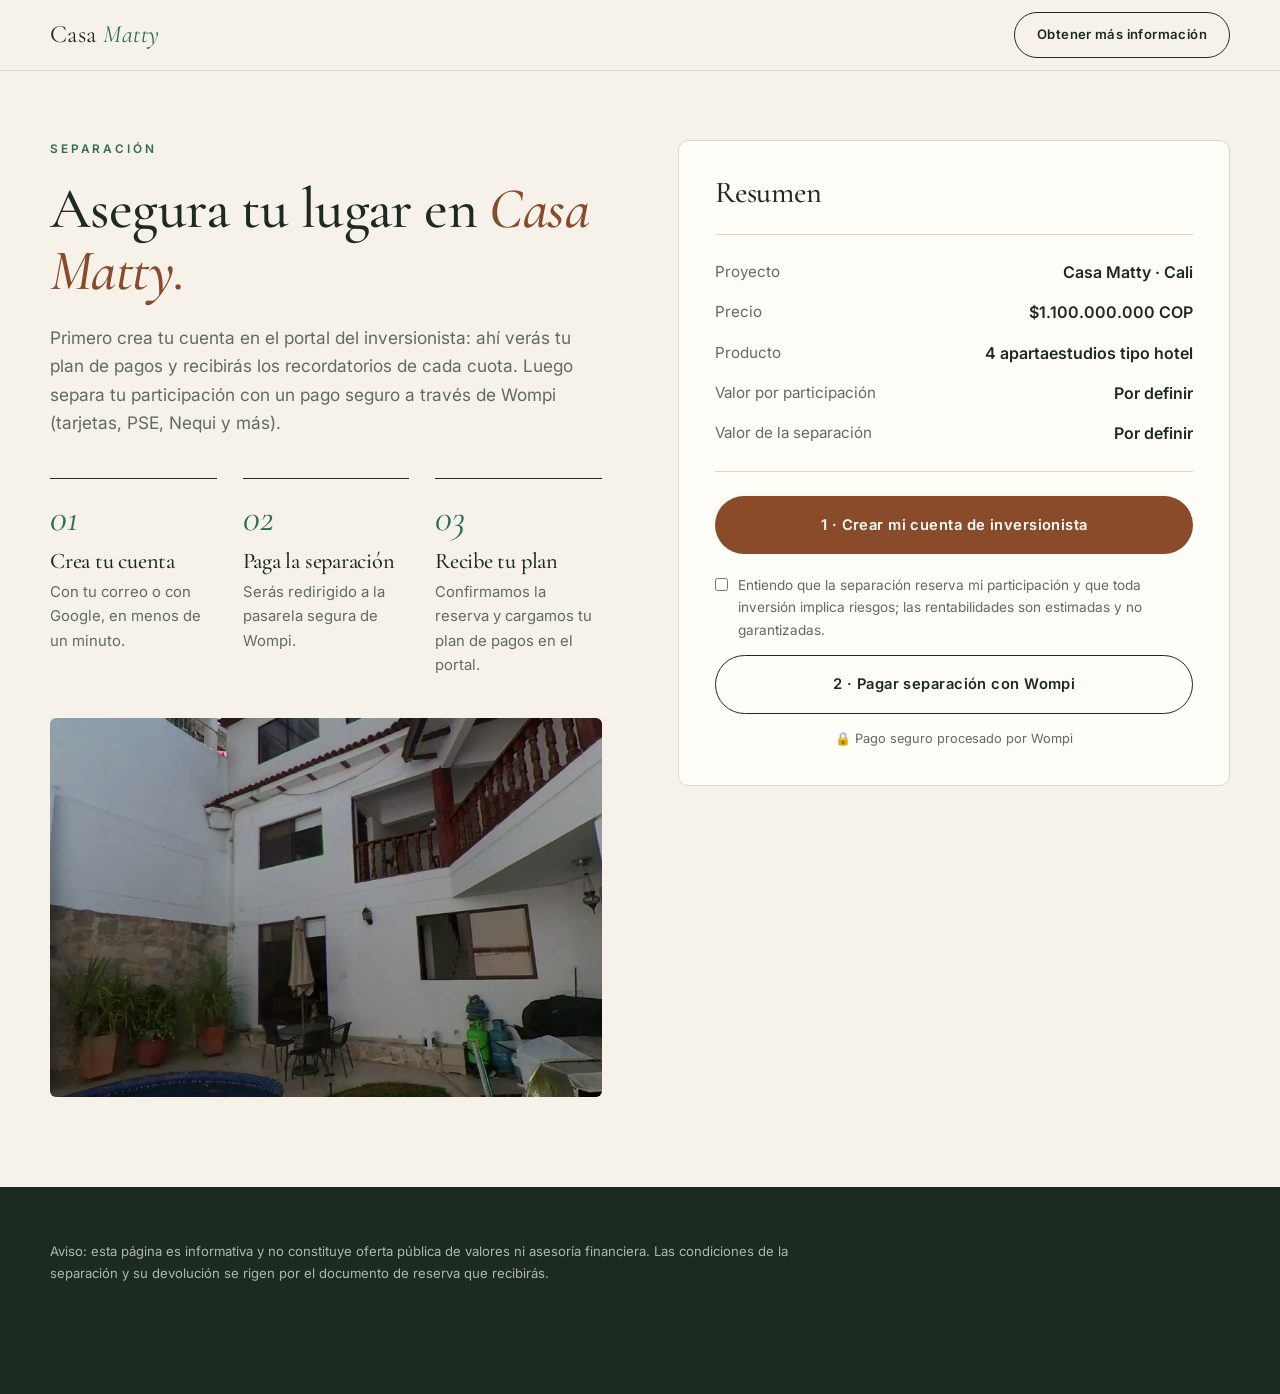
<file: invertir.html>
<!DOCTYPE html>
<html lang="es"><head><meta charset="utf-8"><meta name="viewport" content="width=device-width,initial-scale=1">
<title>Separa tu participación · Casa Matty</title><meta name="description" content="Separación"><meta property="og:title" content="Separa tu participación · Casa Matty"><meta property="og:image" content="assets/patio.jpg">
<link rel="preconnect" href="https://fonts.googleapis.com"><link rel="preconnect" href="https://fonts.gstatic.com" crossorigin><link href="https://fonts.googleapis.com/css2?family=Cormorant+Garamond:ital,wght@0,400;0,500;1,400;1,500&family=Inter:wght@400;500;600&display=swap" rel="stylesheet"><link rel="stylesheet" href="styles.css"></head><body>
<header class="nav solid"><div class="wrap"><a class="brand" href="index.html">Casa <span>Matty</span></a><a class="btn btn-dark btn-ghost" href="index.html#contacto">Obtener más información</a></div></header>
<main class="checkout"><div class="wrap split" style="align-items:start"><div><span class="eyebrow">Separación</span><h2>Asegura tu lugar en <em>Casa Matty.</em></h2>
<p class="lead">Primero crea tu cuenta en el portal del inversionista: ahí verás tu plan de pagos y recibirás los recordatorios de cada cuota. Luego separa tu participación con un pago seguro a través de Wompi (tarjetas, PSE, Nequi y más).</p>
<ol class="steps" style="padding:0;grid-template-columns:1fr 1fr 1fr;margin-top:40px"><li><h3>Crea tu cuenta</h3><p>Con tu correo o con Google, en menos de un minuto.</p></li><li><h3>Paga la separación</h3><p>Serás redirigido a la pasarela segura de Wompi.</p></li><li><h3>Recibe tu plan</h3><p>Confirmamos la reserva y cargamos tu plan de pagos en el portal.</p></li></ol>
<div class="frame wide" style="margin-top:40px"><img src="assets/patio.jpg" alt="Casa Matty"></div></div>
<aside class="summary"><h3 style="font-size:1.9rem">Resumen</h3><dl><dt>Proyecto</dt><dd>Casa Matty · Cali</dd><dt>Precio</dt><dd>$1.100.000.000 COP</dd><dt>Producto</dt><dd>4 apartaestudios tipo hotel</dd><dt>Valor por participación</dt><dd data-cfg="valorParticipacion"></dd><dt>Valor de la separación</dt><dd data-cfg="valorSeparacion"></dd></dl>
<a class="btn btn-primary" data-portal href="#" target="_blank" rel="noopener" style="margin-bottom:12px">1 · Crear mi cuenta de inversionista</a>
<label class="check" style="margin:8px 0 14px"><input type="checkbox" id="ok"> Entiendo que la separación reserva mi participación y que toda inversión implica riesgos; las rentabilidades son estimadas y no garantizadas.</label>
<a class="btn btn-ghost btn-dark" id="pay" href="#">2 · Pagar separación con Wompi</a><div class="wompi-note">🔒 Pago seguro procesado por Wompi</div><div class="msg" id="payMsg" style="margin-top:16px"></div></aside></div></main>
<footer style="margin-top:90px"><div class="wrap"><p>Aviso: esta página es informativa y no constituye oferta pública de valores ni asesoría financiera. Las condiciones de la separación y su devolución se rigen por el documento de reserva que recibirás.</p></div></footer>
<div class="lightbox" id="lb"><img alt=""></div>
<script src="config.js"></script><script>document.addEventListener('DOMContentLoaded',()=>{const C=window.ALAMEDA||{};document.getElementById('pay').addEventListener('click',e=>{e.preventDefault();const m=document.getElementById('payMsg');m.classList.add('on');if(!document.getElementById('ok').checked){m.textContent='Marca la casilla para continuar.';return;}if(!C.wompiLink){m.textContent='El link de pago de Wompi aún no está configurado (config.js → wompiLink).';return;}location.href=C.wompiLink;});});</script><script type="module" src="site.js"></script>
</body></html>
</file>
<file: styles.css>
:root{
  --cream:#f6f2ea; --paper:#fffdf8; --ink:#1d2a22; --muted:#5f6b62;
  --green:#8a4b2a; --green-dark:#33211a; --terra:#2f6b5a; --line:#ddd5c5;
  --serif:"Cormorant Garamond",Georgia,serif; --sans:"Inter",system-ui,sans-serif;
}
*{box-sizing:border-box;margin:0}
html{scroll-behavior:smooth}
body{font-family:var(--sans);color:var(--ink);background:var(--cream);line-height:1.65;-webkit-font-smoothing:antialiased}
img,video{display:block;max-width:100%}
a{color:inherit}
.wrap{width:min(1180px,100% - 40px);margin-inline:auto}
h1,h2,h3{font-family:var(--serif);font-weight:500;line-height:1.08;letter-spacing:-.01em}
h2{font-size:clamp(2.1rem,4.6vw,3.6rem)}
h2 em,h1 em{font-style:italic;color:var(--green)}
.eyebrow{font-size:.74rem;letter-spacing:.24em;text-transform:uppercase;color:var(--terra);font-weight:600;margin-bottom:18px;display:block}
.lead{font-size:1.08rem;color:var(--muted);max-width:60ch}
section{padding:clamp(70px,10vw,130px) 0}

/* Botones */
.btn{display:inline-flex;align-items:center;gap:10px;padding:16px 30px;border-radius:999px;font-weight:600;font-size:.92rem;letter-spacing:.03em;text-decoration:none;border:1px solid transparent;cursor:pointer;transition:.25s;font-family:var(--sans)}
.btn-primary{background:var(--green);color:#fff}
.btn-primary:hover{background:var(--green-dark);transform:translateY(-2px)}
.btn-ghost{border-color:currentColor;color:inherit;background:transparent}
.btn-ghost:hover{background:#fff;color:var(--ink);border-color:#fff}
.btn-dark{border-color:var(--ink)}
.btn-dark:hover{background:var(--ink);color:#fff;border-color:var(--ink)}

/* Nav */
.nav{position:fixed;inset:0 0 auto 0;z-index:50;padding:18px 0;color:#fff;transition:.3s}
.nav.solid{background:rgba(246,242,234,.94);backdrop-filter:blur(10px);color:var(--ink);box-shadow:0 1px 0 var(--line);padding:12px 0}
.nav .wrap{display:flex;align-items:center;justify-content:space-between;gap:20px}
.brand{font-family:var(--serif);font-size:1.55rem;text-decoration:none;letter-spacing:.02em}
.brand span{font-style:italic;color:var(--terra)}
.nav ul{display:flex;gap:30px;list-style:none;padding:0;font-size:.86rem}
.nav ul a{text-decoration:none;opacity:.9}
.nav ul a:hover{opacity:1;text-decoration:underline;text-underline-offset:6px}
.nav .btn{padding:11px 22px;font-size:.82rem}
@media(max-width:860px){.nav ul{display:none}}

/* Hero */
.hero{position:relative;min-height:100svh;display:flex;align-items:flex-end;color:#fff;padding:130px 0 clamp(50px,8vw,90px);overflow:hidden}
.hero-media{position:absolute;inset:0}
.hero-media img,.hero-media video{width:100%;height:100%;object-fit:cover}
.hero-media::after{content:"";position:absolute;inset:0;background:linear-gradient(90deg,rgba(15,25,18,.72) 0%,rgba(15,25,18,.35) 55%,rgba(15,25,18,.05) 100%),linear-gradient(180deg,rgba(15,25,18,.4) 0%,rgba(15,25,18,0) 30%,rgba(15,25,18,.7) 100%)}
.hero .wrap{position:relative}
.hero .eyebrow{color:#a8d8c6}
.hero h1{font-size:clamp(3rem,8.5vw,7rem);max-width:13ch}
.hero h1 em{color:#f1d9b8}
.hero p{max-width:54ch;margin:24px 0 34px;font-size:1.1rem;opacity:.92}
.cta{display:flex;flex-wrap:wrap;gap:14px}
.hero-facts{display:grid;grid-template-columns:repeat(4,auto);gap:clamp(20px,5vw,60px);margin-top:54px;padding-top:26px;border-top:1px solid rgba(255,255,255,.28);width:fit-content}
.hero-facts b{display:block;font-family:var(--serif);font-size:2.2rem;font-weight:500;line-height:1}
.hero-facts small{font-size:.74rem;letter-spacing:.14em;text-transform:uppercase;opacity:.8}
@media(max-width:640px){.hero-facts{grid-template-columns:repeat(2,auto)}}

/* Split */
.split{display:grid;grid-template-columns:1fr 1fr;gap:clamp(30px,6vw,90px);align-items:center}
.split.rev>:first-child{order:2}
.split p+p{margin-top:16px}
.split .lead{margin-top:22px}
.frame{position:relative}
.frame img,.frame video{width:100%;aspect-ratio:4/5;object-fit:cover;border-radius:220px 220px 6px 6px}
.frame.wide img,.frame.wide video{aspect-ratio:16/11;border-radius:6px}
@media(max-width:860px){.split{grid-template-columns:1fr}.split.rev>:first-child{order:0}}

/* Ubicación */
.dark{background:var(--green-dark);color:#f3efe4}
.dark h2 em{color:#f1d9b8}
.dark .lead{color:#d8cdc3}
.dark .eyebrow{color:#a8d8c6}
.cards{display:grid;grid-template-columns:repeat(3,1fr);gap:22px;margin-top:54px}
.card{border:1px solid rgba(255,255,255,.2);border-radius:8px;padding:32px 28px}
.card .n{font-family:var(--serif);font-style:italic;font-size:1.1rem;color:#a8d8c6}
.card h3{font-size:1.7rem;margin:10px 0 12px}
.card p{font-size:.95rem;color:#d8cdc3}
@media(max-width:860px){.cards{grid-template-columns:1fr}}

/* Apartamentos */
.units{display:grid;grid-template-columns:repeat(4,1fr);gap:0;margin-top:50px;border-top:1px solid var(--line);border-left:1px solid var(--line)}
.unit{padding:30px 26px;border-right:1px solid var(--line);border-bottom:1px solid var(--line);background:var(--paper)}
.unit svg{width:30px;height:30px;stroke:var(--green);fill:none;stroke-width:1.4;margin-bottom:16px}
.unit h3{font-size:1.45rem;margin-bottom:6px}
.unit p{font-size:.92rem;color:var(--muted)}
@media(max-width:860px){.units{grid-template-columns:1fr 1fr}}
@media(max-width:520px){.units{grid-template-columns:1fr}}

/* Galería */
.gallery{display:grid;grid-template-columns:repeat(12,1fr);gap:12px;margin-top:50px}
.gallery figure{position:relative;overflow:hidden;border-radius:6px;cursor:zoom-in;grid-column:span 4}
.gallery figure.w6{grid-column:span 6}.gallery figure.w8{grid-column:span 8}
.gallery img{width:100%;height:100%;aspect-ratio:16/10;object-fit:cover;transition:transform .7s}
.gallery figure:hover img{transform:scale(1.05)}
.gallery figcaption{position:absolute;left:14px;bottom:12px;color:#fff;font-size:.78rem;letter-spacing:.1em;text-transform:uppercase;text-shadow:0 1px 8px rgba(0,0,0,.7)}
@media(max-width:760px){.gallery figure,.gallery figure.w6,.gallery figure.w8{grid-column:span 12}}
.lightbox{position:fixed;inset:0;background:rgba(10,15,12,.94);display:none;place-items:center;z-index:100;padding:20px;cursor:zoom-out}
.lightbox.on{display:grid}
.lightbox img{max-height:92vh;border-radius:4px}

/* Inversión */
.figures{display:grid;grid-template-columns:repeat(3,1fr);gap:0;margin-top:50px;border:1px solid var(--line);border-radius:8px;overflow:hidden;background:var(--paper)}
.figures div{padding:34px 30px;border-right:1px solid var(--line);border-bottom:1px solid var(--line)}
.figures small{font-size:.72rem;letter-spacing:.16em;text-transform:uppercase;color:var(--muted)}
.figures b{display:block;font-family:var(--serif);font-weight:500;font-size:clamp(1.5rem,2.6vw,2.2rem);margin-top:8px;line-height:1.15}
.figures b.tbd{color:#a79f8f;font-style:italic}
@media(max-width:760px){.figures{grid-template-columns:1fr}}
.includes{display:grid;grid-template-columns:repeat(3,1fr);gap:26px;margin-top:40px}
.includes li{list-style:none;padding-left:30px;position:relative;font-size:.97rem}
.includes li::before{content:"";position:absolute;left:0;top:.55em;width:16px;height:1px;background:var(--terra)}
.includes b{display:block;font-family:var(--serif);font-size:1.35rem;font-weight:500}
@media(max-width:760px){.includes{grid-template-columns:1fr}}

/* Pasos */
.steps{display:grid;grid-template-columns:repeat(4,1fr);gap:26px;margin-top:50px;counter-reset:s}
.steps li{list-style:none;counter-increment:s;border-top:1px solid var(--ink);padding-top:20px}
.steps li::before{content:"0" counter(s);font-family:var(--serif);font-style:italic;font-size:2.4rem;color:var(--terra);display:block;line-height:1;margin-bottom:12px}
.steps h3{font-size:1.4rem;margin-bottom:6px}
.steps p{font-size:.93rem;color:var(--muted)}
@media(max-width:860px){.steps{grid-template-columns:1fr 1fr}}
@media(max-width:520px){.steps{grid-template-columns:1fr}}

/* Contacto */
.contact{background:var(--paper);border-top:1px solid var(--line)}
form{display:grid;gap:16px}
.row{display:grid;grid-template-columns:1fr 1fr;gap:16px}
@media(max-width:520px){.row{grid-template-columns:1fr}}
label{font-size:.76rem;letter-spacing:.12em;text-transform:uppercase;color:var(--muted);display:grid;gap:8px}
input,select,textarea{font:inherit;font-size:1rem;letter-spacing:0;text-transform:none;color:var(--ink);padding:14px 16px;border:1px solid var(--line);border-radius:6px;background:#fff;width:100%}
input:focus,select:focus,textarea:focus{outline:2px solid var(--green);outline-offset:1px;border-color:transparent}
.check{display:flex;gap:10px;align-items:flex-start;text-transform:none;letter-spacing:0;font-size:.85rem}
.check input{width:auto;margin-top:4px}
.note{font-size:.84rem;color:var(--muted)}
.msg{padding:14px 16px;border-radius:6px;background:#f3ece4;border:1px solid #e0d2c2;font-size:.92rem;display:none}
.msg.on{display:block}

/* Banda CTA */
.band{position:relative;color:#fff;text-align:center;padding:clamp(90px,14vw,170px) 0;overflow:hidden}
.band img{position:absolute;inset:0;width:100%;height:100%;object-fit:cover}
.band::after{content:"";position:absolute;inset:0;background:rgba(20,35,24,.72)}
.band .wrap{position:relative;z-index:1}
.band h2{max-width:18ch;margin:0 auto 30px}
.band h2 em{color:#f1d9b8}
.band .cta{justify-content:center}

footer{background:var(--ink);color:#aeb8ae;padding:54px 0;font-size:.82rem}
footer .brand{color:#fff;display:block;margin-bottom:14px}
footer p{max-width:95ch}
footer p+p{margin-top:10px}

/* Página de separación */
.checkout{padding-top:140px;min-height:100svh}
.summary{background:var(--paper);border:1px solid var(--line);border-radius:10px;padding:36px}
.summary dl{display:grid;grid-template-columns:1fr auto;gap:14px 20px;margin:24px 0;padding:24px 0;border-block:1px solid var(--line)}
.summary dt{color:var(--muted);font-size:.95rem}.summary dd{font-weight:600;text-align:right}
.summary .btn{width:100%;justify-content:center}
.wompi-note{display:flex;align-items:center;gap:8px;justify-content:center;margin-top:14px;font-size:.8rem;color:var(--muted)}

.reveal{opacity:0;transform:translateY(26px);transition:opacity .9s,transform .9s}
.reveal.in{opacity:1;transform:none}
@media(prefers-reduced-motion:reduce){.reveal{opacity:1;transform:none;transition:none}html{scroll-behavior:auto}}

/* Estudio de mercado */
.market table{width:100%;border-collapse:collapse;margin-top:40px;background:var(--paper);border:1px solid var(--line);border-radius:8px;overflow:hidden;font-size:.93rem}
.market th,.market td{padding:14px 18px;text-align:left;border-bottom:1px solid var(--line)}
.market th{font-size:.7rem;letter-spacing:.14em;text-transform:uppercase;color:var(--muted);font-weight:600}
.market td.num,.market th.num{text-align:right;white-space:nowrap;font-variant-numeric:tabular-nums}
.market tr:last-child td{border-bottom:0}
.market .scroll{overflow-x:auto}
.market h3{font-size:1.7rem;margin-top:64px}
.market .src{font-size:.82rem;color:var(--muted);margin-top:14px;max-width:95ch}
.market .src a{color:var(--green)}

/* Página de proyecto */

.viewer{position:relative;height:min(72vh,640px);border-radius:8px;overflow:hidden;border:1px solid var(--line);background:#f3efe8;margin-top:40px}
.viewer .tabs{position:absolute;left:14px;bottom:14px;display:flex;flex-wrap:wrap;gap:8px;z-index:2}
.viewer .tabs button{font:600 .78rem var(--sans);letter-spacing:.06em;padding:9px 16px;border-radius:999px;border:1px solid var(--ink);background:rgba(255,253,248,.9);cursor:pointer}
.viewer .tabs button.on{background:var(--ink);color:#fff}
.viewer .hint{position:absolute;right:14px;top:12px;font-size:.75rem;color:var(--muted);background:rgba(255,253,248,.85);padding:6px 12px;border-radius:999px}
.renders{display:grid;grid-template-columns:repeat(12,1fr);gap:12px;margin-top:40px}
.renders figure{grid-column:span 6;position:relative;border-radius:6px;overflow:hidden;cursor:zoom-in}
.renders figure.w12{grid-column:span 12}.renders figure.w8{grid-column:span 8}.renders figure.w4{grid-column:span 4}
.renders img{width:100%;height:100%;object-fit:cover}
.renders figcaption{position:absolute;left:14px;bottom:12px;color:#fff;font-size:.78rem;letter-spacing:.1em;text-transform:uppercase;text-shadow:0 1px 8px rgba(0,0,0,.8)}
@media(max-width:760px){.renders figure,.renders figure.w8,.renders figure.w4{grid-column:span 12}}
.bars{margin-top:36px;display:grid;gap:10px}
.bar{display:grid;grid-template-columns:minmax(150px,260px) 1fr 64px;gap:14px;align-items:center;font-size:.92rem}
.bar i{display:block;height:10px;border-radius:99px;background:var(--line);position:relative;overflow:hidden}
.bar i::after{content:"";position:absolute;inset:0;width:var(--p);background:var(--green);border-radius:99px}
.bar.b i::after{background:var(--terra)}
.bar span:last-child{text-align:right;font-variant-numeric:tabular-nums;color:var(--muted)}
@media(max-width:560px){.bar{grid-template-columns:1fr 60px}.bar i{grid-column:1/-1;order:3}}
.cols2{display:grid;grid-template-columns:1fr 1fr;gap:clamp(30px,5vw,70px)}
@media(max-width:860px){.cols2{grid-template-columns:1fr}}
.pack{display:grid;grid-template-columns:repeat(3,1fr);gap:22px;margin-top:40px}
.pack>div{background:var(--paper);border:1px solid var(--line);border-radius:8px;padding:30px 26px}
.pack h3{font-size:1.6rem;margin-bottom:6px}.pack small{color:var(--muted);display:block;margin-bottom:14px}
.pack ul{padding-left:18px;font-size:.94rem;display:grid;gap:6px}
@media(max-width:860px){.pack{grid-template-columns:1fr}}
.tag{display:inline-block;font-size:.7rem;letter-spacing:.1em;text-transform:uppercase;padding:3px 9px;border-radius:99px;background:#efe6da;color:var(--green);margin-left:6px}
td.y{color:var(--terra);font-weight:600;text-align:center}td.n{color:#b9b1a3;text-align:center}th.c{text-align:center}

.cloud{display:grid;grid-template-columns:repeat(auto-fit,minmax(240px,1fr));gap:14px;margin-top:40px}.cloud figure{background:#fff;border:1px solid var(--line);border-radius:8px;padding:10px}.cloud img{width:100%;aspect-ratio:1;object-fit:contain}.cloud figcaption{font-size:.8rem;color:var(--muted);padding:6px 4px 0}

/* ===== Captación de leads ===== */
.hero-grid{display:grid;grid-template-columns:minmax(0,1.25fr) minmax(300px,400px);gap:clamp(24px,5vw,70px);align-items:end}
.hero-grid .hero-facts{margin-top:36px}
@media(max-width:960px){.hero-grid{grid-template-columns:1fr}.hero{padding-top:110px}}
form.lead{background:var(--paper);color:var(--ink);border-radius:14px;padding:28px 26px;display:grid;gap:12px;box-shadow:0 24px 60px rgba(0,0,0,.28)}
form.lead h3{font-size:1.75rem;line-height:1.1}form.lead p{font-size:.93rem;color:var(--muted);margin:0 0 4px;max-width:none;opacity:1}
form.lead input:not([type=checkbox]){padding:14px 16px;border:1px solid var(--line);border-radius:8px;font-size:1rem;background:#fff;width:100%}
form.lead .ck{display:flex;gap:9px;font-size:.76rem;color:var(--muted);text-transform:none;letter-spacing:0;line-height:1.4;align-items:flex-start}form.lead .ck input{width:auto;margin-top:3px}
form.lead .btn{justify-content:center;width:100%;font-size:1rem;padding:17px}form.lead small{text-align:center;color:var(--muted);font-size:.76rem}
form.lead .msg{margin:0}
.modal{position:fixed;inset:0;background:rgba(15,20,16,.72);z-index:120;display:none;place-items:center;padding:18px;backdrop-filter:blur(3px)}.modal.on{display:grid}
.modal-box{position:relative;width:min(440px,100%)}.modal-x{position:absolute;right:12px;top:10px;border:0;background:none;font-size:1.1rem;cursor:pointer;color:var(--muted);z-index:2}
.sticky-cta{position:fixed;left:0;right:0;bottom:0;z-index:60;background:rgba(255,253,248,.97);border-top:1px solid var(--line);padding:10px 20px;display:flex;gap:14px;align-items:center;justify-content:center;transform:translateY(110%);transition:.3s;backdrop-filter:blur(8px)}
.sticky-cta.on{transform:none}.sticky-cta span{font-size:.9rem;color:var(--muted)}.sticky-cta .btn{padding:12px 24px}
@media(max-width:640px){.sticky-cta span{display:none}.sticky-cta .btn{width:100%;justify-content:center}}
body{padding-bottom:0}footer{padding-bottom:110px}
.cta-block{background:var(--green-dark);color:#f3efe4;border-radius:14px;padding:clamp(28px,5vw,54px);display:flex;gap:24px;align-items:center;justify-content:space-between;flex-wrap:wrap;margin-top:60px}
.cta-block h3{font-size:clamp(1.6rem,3vw,2.3rem);max-width:22ch}.cta-block p{color:#d8cdc3;margin-top:8px;max-width:50ch}
/* Plano técnico + modelo 3D */
.plano{display:grid;grid-template-columns:repeat(auto-fit,minmax(320px,1fr));gap:14px;margin-top:40px}.plano figure{background:#fff;border:1px solid var(--line);border-radius:8px;padding:8px;cursor:zoom-in}.plano img{width:100%}
.plano figcaption{font-size:.8rem;color:var(--muted);padding:6px 4px 2px}

/* Mapa de ubicación */
.mapa{margin-top:40px;border-radius:12px;overflow:hidden;border:1px solid rgba(255,255,255,.2);background:#fff}.mapa iframe{display:block;width:100%;height:clamp(300px,50vh,460px);border:0}
.mapa-bar{display:flex;gap:14px;align-items:center;justify-content:space-between;flex-wrap:wrap;padding:14px 18px;background:var(--green-dark);color:#f3efe4}.mapa-bar .btn{padding:10px 18px;font-size:.84rem}
</file>
